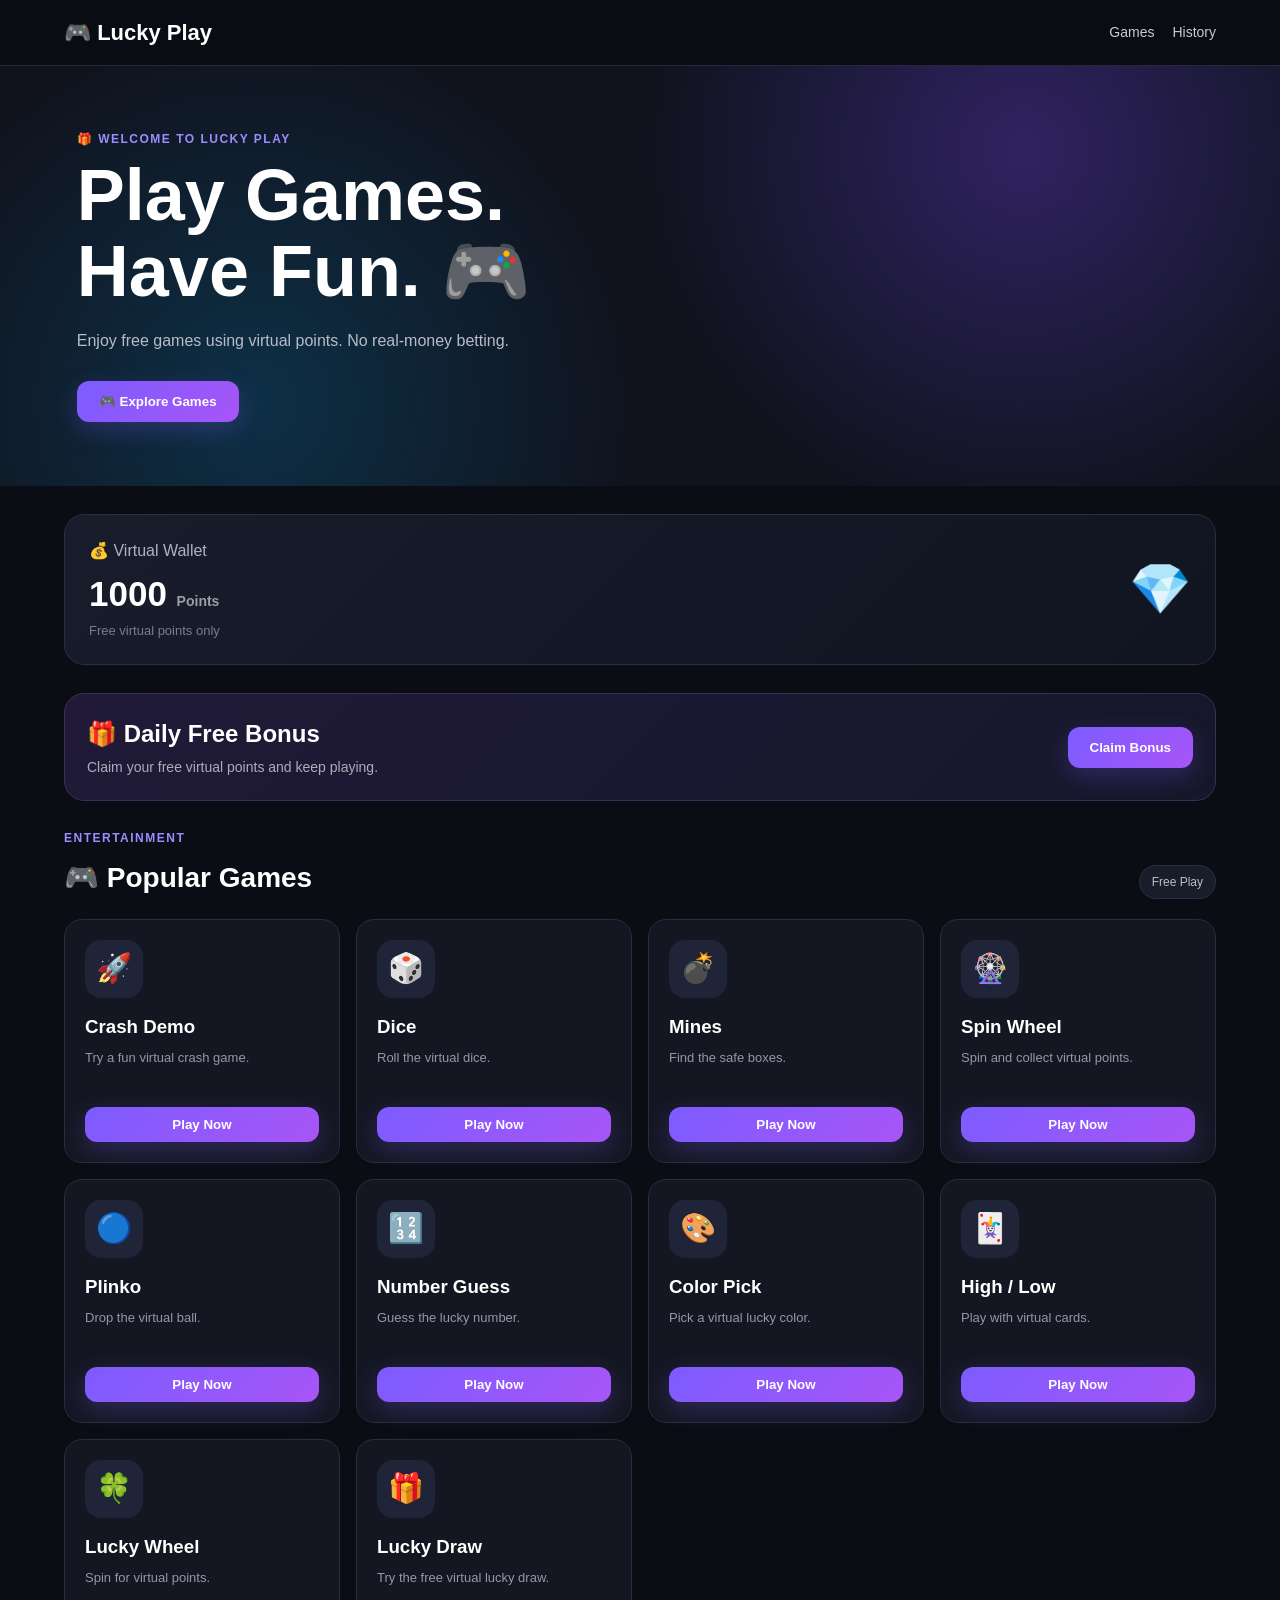
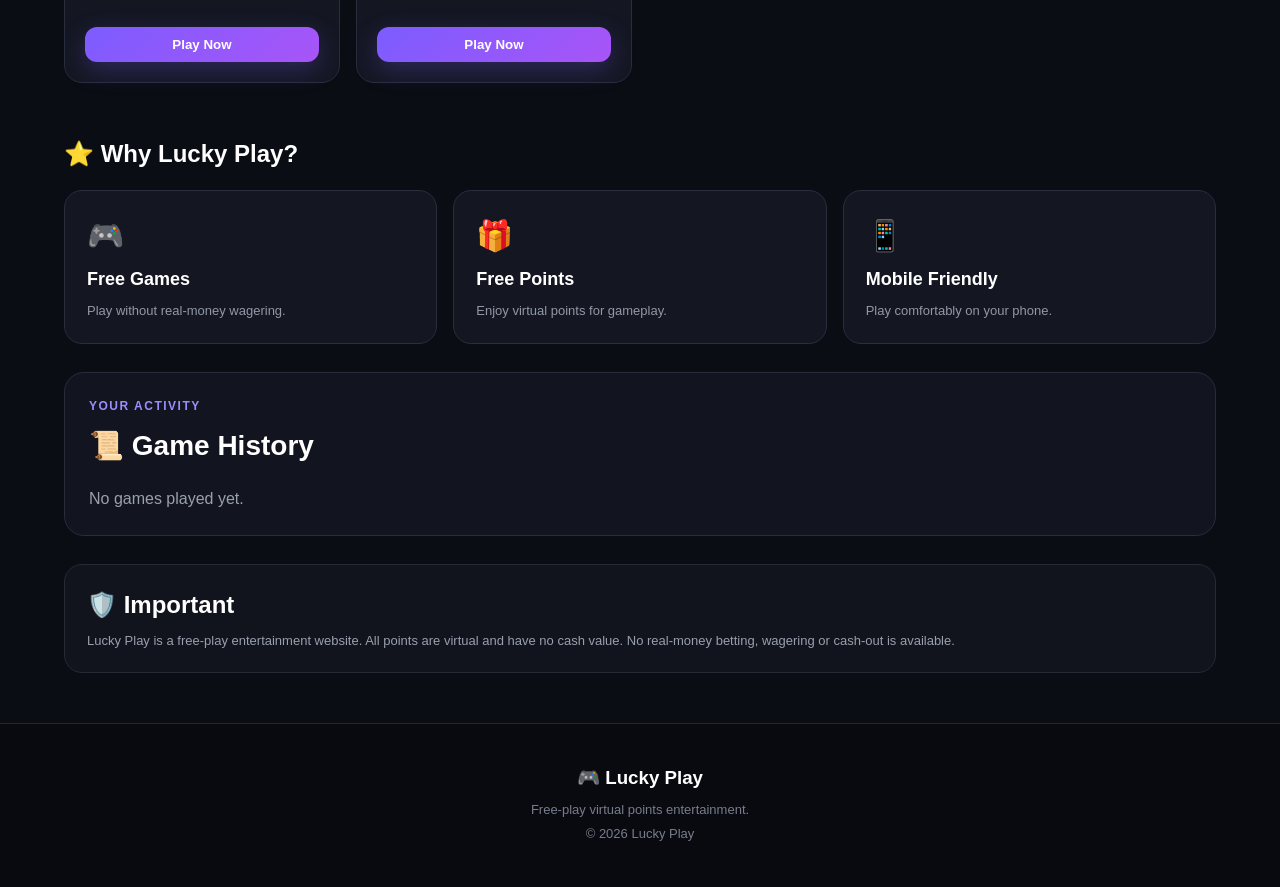
<file: index.html>
<!DOCTYPE html>
<html lang="en">

<head>
    <meta charset="UTF-8">

    <meta name="viewport"
          content="width=device-width, initial-scale=1.0">

    <title>Lucky Play - Free Games</title>

    <meta name="description"
          content="Lucky Play - Free games and virtual points entertainment.">

    <link rel="stylesheet" href="style.css">
</head>

<body>

<header class="top-header">

    <div class="logo">
        🎮 <span>Lucky Play</span>
    </div>

    <div class="header-actions">
        <a href="#games">Games</a>
        <a href="#history">History</a>
    </div>

</header>


<main>

    <!-- HERO -->

    <section class="hero">

        <div class="hero-content">

            <p class="small-title">
                🎁 WELCOME TO LUCKY PLAY
            </p>

            <h1>
                Play Games.<br>
                Have Fun. 🎮
            </h1>

            <p>
                Enjoy free games using virtual points.
                No real-money betting.
            </p>

            <a href="#games">
                <button class="main-button">
                    🎮 Explore Games
                </button>
            </a>

        </div>

    </section>


    <!-- WALLET -->

    <section class="wallet">

        <div>

            <p class="wallet-title">
                💰 Virtual Wallet
            </p>

            <h2>
                <span id="balance">1000</span>
                <small>Points</small>
            </h2>

            <p class="wallet-note">
                Free virtual points only
            </p>

        </div>

        <div class="wallet-icon">
            💎
        </div>

    </section>


    <!-- DAILY BONUS -->

    <section class="bonus">

        <div>

            <h2>🎁 Daily Free Bonus</h2>

            <p>
                Claim your free virtual points and keep playing.
            </p>

        </div>

        <button id="bonusButton">
            Claim Bonus
        </button>

    </section>


    <!-- GAMES -->

    <section class="games" id="games">

        <div class="section-heading">

            <div>
                <p class="small-title">ENTERTAINMENT</p>

                <h2>
                    🎮 Popular Games
                </h2>
            </div>

            <span>
                Free Play
            </span>

        </div>


        <div class="game-list">


            <div class="game-card">

                <div class="game-icon">🚀</div>

                <h3>Crash Demo</h3>

                <p>
                    Try a fun virtual crash game.
                </p>

                <a href="games/crash.html">
                    <button>Play Now</button>
                </a>

            </div>


            <div class="game-card">

                <div class="game-icon">🎲</div>

                <h3>Dice</h3>

                <p>
                    Roll the virtual dice.
                </p>

                <a href="games/dice.html">
                    <button>Play Now</button>
                </a>

            </div>


            <div class="game-card">

                <div class="game-icon">💣</div>

                <h3>Mines</h3>

                <p>
                    Find the safe boxes.
                </p>

                <a href="games/mines.html">
                    <button>Play Now</button>
                </a>

            </div>


            <div class="game-card">

                <div class="game-icon">🎡</div>

                <h3>Spin Wheel</h3>

                <p>
                    Spin and collect virtual points.
                </p>

                <a href="games/spin.html">
                    <button>Play Now</button>
                </a>

            </div>


            <div class="game-card">

                <div class="game-icon">🔵</div>

                <h3>Plinko</h3>

                <p>
                    Drop the virtual ball.
                </p>

                <a href="games/plinko.html">
                    <button>Play Now</button>
                </a>

            </div>


            <div class="game-card">

                <div class="game-icon">🔢</div>

                <h3>Number Guess</h3>

                <p>
                    Guess the lucky number.
                </p>

                <a href="games/number.html">
                    <button>Play Now</button>
                </a>

            </div>


            <div class="game-card">

                <div class="game-icon">🎨</div>

                <h3>Color Pick</h3>

                <p>
                    Pick a virtual lucky color.
                </p>

                <a href="games/color.html">
                    <button>Play Now</button>
                </a>

            </div>


            <div class="game-card">

                <div class="game-icon">🃏</div>

                <h3>High / Low</h3>

                <p>
                    Play with virtual cards.
                </p>

                <a href="games/highlow.html">
                    <button>Play Now</button>
                </a>

            </div>


            <div class="game-card">

                <div class="game-icon">🍀</div>

                <h3>Lucky Wheel</h3>

                <p>
                    Spin for virtual points.
                </p>

                <a href="games/luckywheel.html">
                    <button>Play Now</button>
                </a>

            </div>


            <div class="game-card">

                <div class="game-icon">🎁</div>

                <h3>Lucky Draw</h3>

                <p>
                    Try the free virtual lucky draw.
                </p>

                <a href="games/luckydraw.html">
                    <button>Play Now</button>
                </a>

            </div>


        </div>

    </section>


    <!-- FEATURES -->

    <section class="features">

        <h2>⭐ Why Lucky Play?</h2>

        <div class="feature-list">

            <div class="feature-card">
                🎮
                <h3>Free Games</h3>
                <p>Play without real-money wagering.</p>
            </div>

            <div class="feature-card">
                🎁
                <h3>Free Points</h3>
                <p>Enjoy virtual points for gameplay.</p>
            </div>

            <div class="feature-card">
                📱
                <h3>Mobile Friendly</h3>
                <p>Play comfortably on your phone.</p>
            </div>

        </div>

    </section>


    <!-- HISTORY -->

    <section class="history" id="history">

        <div class="section-heading">

            <div>
                <p class="small-title">YOUR ACTIVITY</p>

                <h2>📜 Game History</h2>
            </div>

        </div>

        <div id="historyList">

            <p>
                No games played yet.
            </p>

        </div>

    </section>


    <!-- SAFETY -->

    <section class="rules">

        <h2>🛡️ Important</h2>

        <p>
            Lucky Play is a free-play entertainment website.
            All points are virtual and have no cash value.
            No real-money betting, wagering or cash-out is available.
        </p>

    </section>

</main>


<footer>

    <h3>🎮 Lucky Play</h3>

    <p>
        Free-play virtual points entertainment.
    </p>

    <p>
        © 2026 Lucky Play
    </p>

</footer>


<script src="app.js"></script>

</body>
                       </html>
</file>
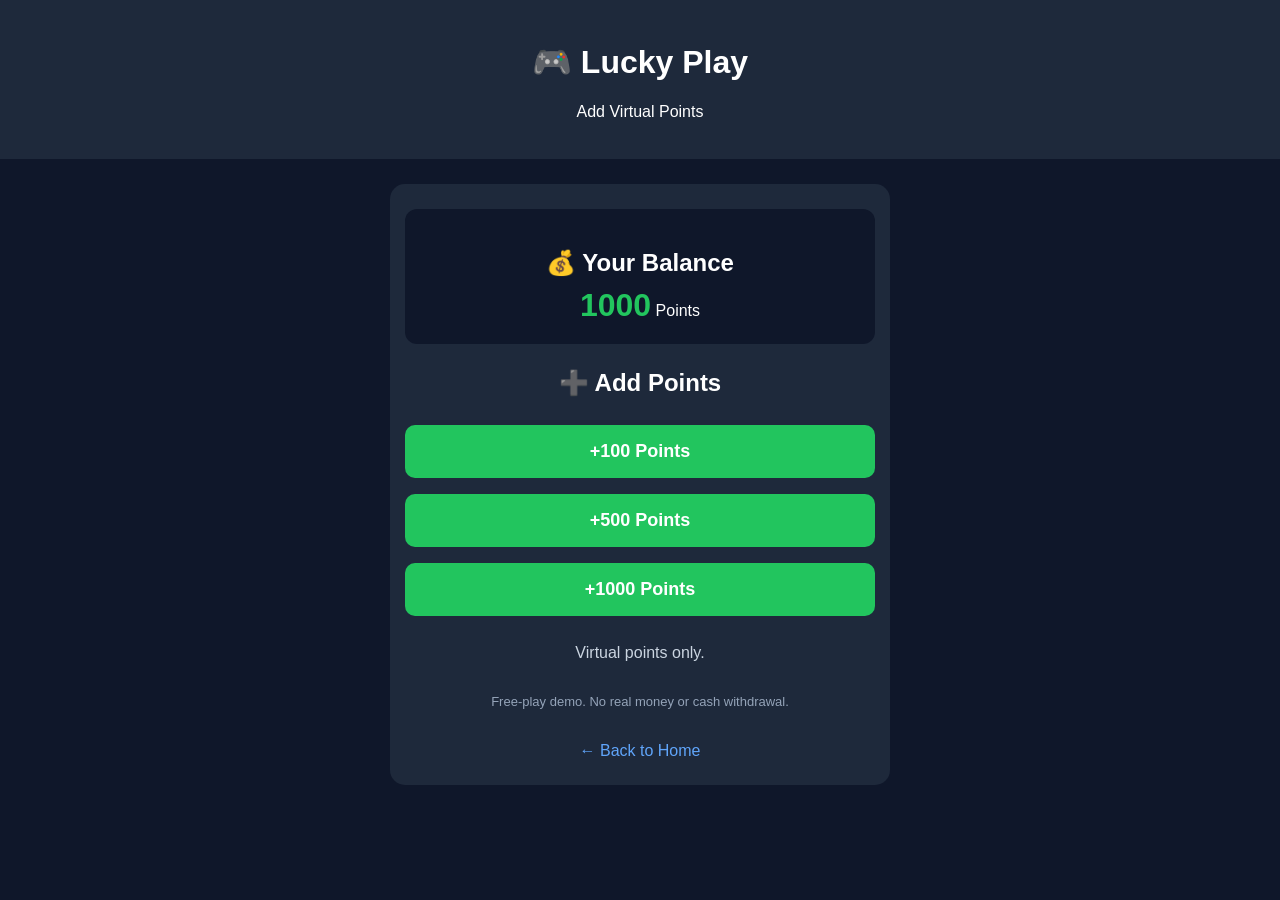
<file: deposit.html>
<!DOCTYPE html>
<html lang="en">

<head>

    <meta charset="UTF-8">

    <meta
        name="viewport"
        content="width=device-width, initial-scale=1.0"
    >

    <title>Add Virtual Points - Lucky Play</title>

    <style>

        * {
            box-sizing: border-box;
        }

        body {
            margin: 0;
            font-family: Arial, sans-serif;
            background: #0f172a;
            color: white;
            text-align: center;
        }

        .top {
            background: #1e293b;
            padding: 22px 15px;
        }

        .game {
            max-width: 500px;
            margin: 25px auto;
            padding: 25px 15px;
            background: #1e293b;
            border-radius: 15px;
        }

        .balance {
            background: #0f172a;
            padding: 20px;
            border-radius: 12px;
            margin-bottom: 25px;
        }

        .balance h2 {
            margin-bottom: 10px;
        }

        #balance {
            font-size: 32px;
            font-weight: bold;
            color: #22c55e;
        }

        .points-button {
            width: 100%;
            padding: 16px;
            margin: 8px 0;
            border: none;
            border-radius: 10px;
            background: #22c55e;
            color: white;
            font-size: 18px;
            font-weight: bold;
            cursor: pointer;
        }

        .points-button:active {
            transform: scale(0.98);
        }

        #message {
            min-height: 30px;
            margin: 20px 0;
            color: #cbd5e1;
        }

        .note {
            font-size: 13px;
            color: #94a3b8;
            margin-top: 20px;
        }

        a {
            display: inline-block;
            margin-top: 20px;
            color: #60a5fa;
            text-decoration: none;
        }

    </style>

</head>


<body>


<div class="top">

    <h1>🎮 Lucky Play</h1>

    <p>
        Add Virtual Points
    </p>

</div>


<div class="game">


    <div class="balance">

        <h2>💰 Your Balance</h2>

        <div>
            <span id="balance">1000</span>
            Points
        </div>

    </div>


    <h2>➕ Add Points</h2>


    <button
        class="points-button"
        onclick="addPoints(100)"
    >
        +100 Points
    </button>


    <button
        class="points-button"
        onclick="addPoints(500)"
    >
        +500 Points
    </button>


    <button
        class="points-button"
        onclick="addPoints(1000)"
    >
        +1000 Points
    </button>


    <div id="message">
        Virtual points only.
    </div>


    <p class="note">
        Free-play demo. No real money or cash withdrawal.
    </p>


    <a href="index.html">
        ← Back to Home
    </a>


</div>


<script>

    function getBalance() {

        return Number(
            localStorage.getItem(
                "luckyPlayBalance"
            )
        ) || 1000;

    }


    function showBalance() {

        document.getElementById(
            "balance"
        ).textContent =
            getBalance();

    }


    function addPoints(points) {

        let balance =
            getBalance();

        balance += points;

        localStorage.setItem(
            "luckyPlayBalance",
            balance
        );

        showBalance();

        document.getElementById(
            "message"
        ).textContent =
            "🎉 +" +
            points +
            " virtual points added!";

    }


    showBalance();

</script>


</body>

</html>
</file>
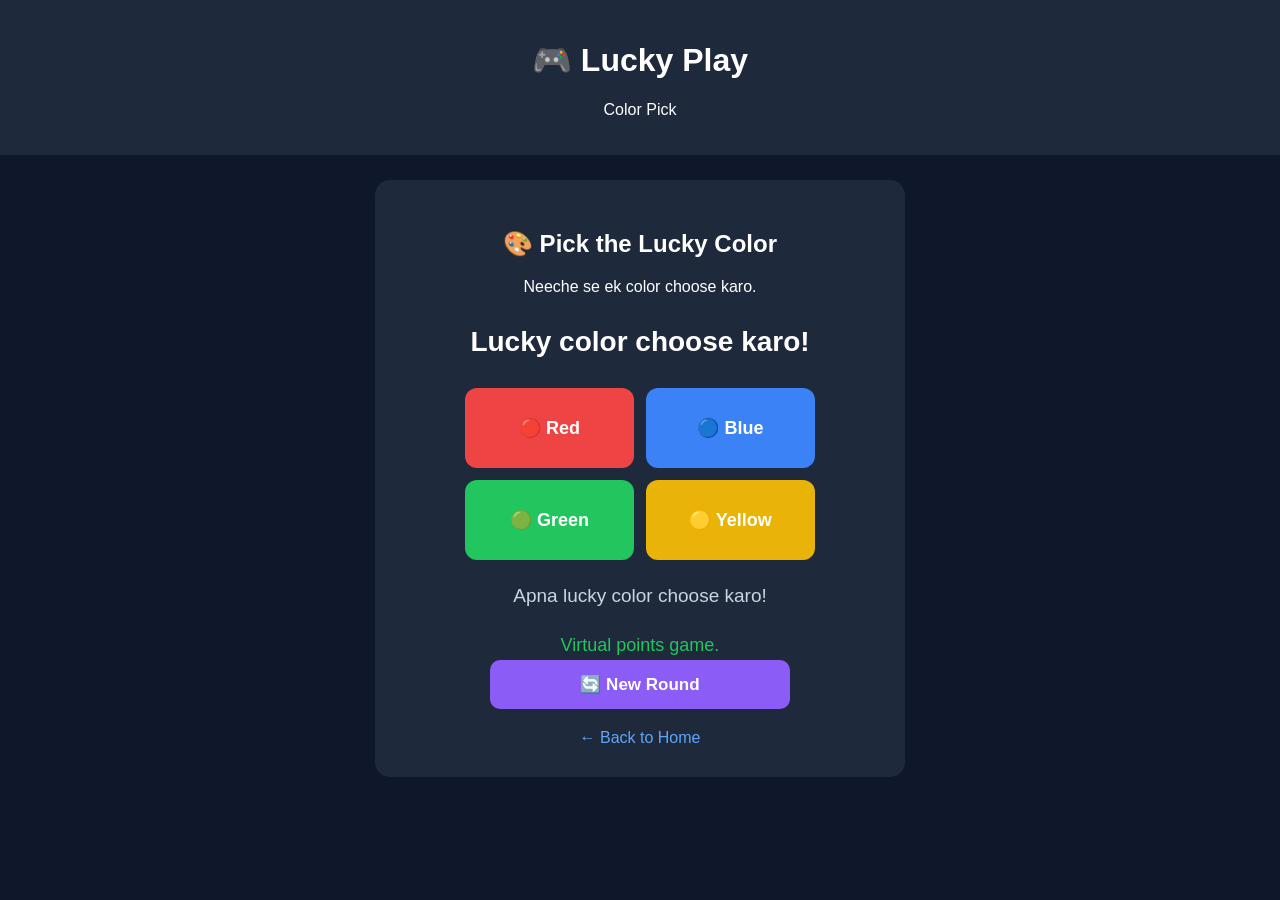
<file: games/color.html>
<!DOCTYPE html>
<html lang="en">

<head>

    <meta charset="UTF-8">

    <meta
        name="viewport"
        content="width=device-width, initial-scale=1.0"
    >

    <title>Color Pick - Lucky Play</title>


    <style>

        body {
            margin: 0;
            font-family: Arial, sans-serif;
            background: #0f172a;
            color: white;
            text-align: center;
        }


        .top {
            background: #1e293b;
            padding: 20px;
        }


        .game {
            margin: 25px auto;
            padding: 30px 15px;
            background: #1e293b;
            border-radius: 15px;
            max-width: 500px;
        }


        #target {
            font-size: 28px;
            font-weight: bold;
            margin: 30px 0;
        }


        .colors {
            display: grid;
            grid-template-columns: repeat(2, 1fr);
            gap: 12px;
            max-width: 350px;
            margin: 25px auto;
        }


        .color-button {
            height: 80px;
            border: none;
            border-radius: 12px;
            cursor: pointer;
            font-size: 18px;
            font-weight: bold;
            color: white;
        }


        .red {
            background: #ef4444;
        }


        .blue {
            background: #3b82f6;
        }


        .green {
            background: #22c55e;
        }


        .yellow {
            background: #eab308;
        }


        #result {
            min-height: 30px;
            font-size: 19px;
            color: #cbd5e1;
            margin: 20px 0;
        }


        #points {
            min-height: 25px;
            color: #22c55e;
            font-size: 18px;
        }


        .new-game {
            width: 100%;
            max-width: 300px;
            padding: 14px;
            border: none;
            border-radius: 10px;
            background: #8b5cf6;
            color: white;
            font-size: 17px;
            font-weight: bold;
            cursor: pointer;
        }


        a {
            display: inline-block;
            margin-top: 20px;
            color: #60a5fa;
            text-decoration: none;
        }

    </style>

</head>


<body>


<div class="top">

    <h1>🎮 Lucky Play</h1>

    <p>
        Color Pick
    </p>

</div>



<div class="game">

    <h2>🎨 Pick the Lucky Color</h2>


    <p>
        Neeche se ek color choose karo.
    </p>


    <div id="target">
        Lucky color choose karo!
    </div>


    <div class="colors">

        <button
            class="color-button red"
            onclick="pickColor('Red')"
        >
            🔴 Red
        </button>


        <button
            class="color-button blue"
            onclick="pickColor('Blue')"
        >
            🔵 Blue
        </button>


        <button
            class="color-button green"
            onclick="pickColor('Green')"
        >
            🟢 Green
        </button>


        <button
            class="color-button yellow"
            onclick="pickColor('Yellow')"
        >
            🟡 Yellow
        </button>

    </div>


    <div id="result">
        Apna color select karo.
    </div>


    <div id="points">
        Virtual points game.
    </div>


    <button
        class="new-game"
        onclick="newGame()"
    >

        🔄 New Round

    </button>


    <br>


    <a href="../index.html">

        ← Back to Home

    </a>

</div>



<script>

    const colors = [
        "Red",
        "Blue",
        "Green",
        "Yellow"
    ];


    let luckyColor;

    let roundOver = false;


    function addPoints(points) {

        let balance =
            Number(
                localStorage.getItem(
                    "luckyPlayBalance"
                )
            ) || 1000;


        balance += points;


        localStorage.setItem(
            "luckyPlayBalance",
            balance
        );

    }


    function newGame() {

        const randomIndex =
            Math.floor(
                Math.random() *
                colors.length
            );


        luckyColor =
            colors[randomIndex];


        roundOver = false;


        document.getElementById(
            "result"
        ).textContent =
            "Apna lucky color choose karo!";


        document.getElementById(
            "points"
        ).textContent =
            "Virtual points game.";

    }


    function pickColor(selectedColor) {

        if (roundOver) {
            return;
        }


        let points;


        if (
            selectedColor === luckyColor
        ) {

            points = 40;


            document.getElementById(
                "result"
            ).textContent =
                "🎉 Sahi! " +
                selectedColor +
                " lucky color tha.";

        }
        else {

            points = 10;


            document.getElementById(
                "result"
            ).textContent =
                "🙂 Is baar match nahi hua. Lucky color " +
                luckyColor +
                " tha.";

        }


        addPoints(points);


        document.getElementById(
            "points"
        ).textContent =
            "+" +
            points +
            " virtual points added!";


        roundOver = true;

    }


    newGame();

</script>


</body>

</html>
</file>
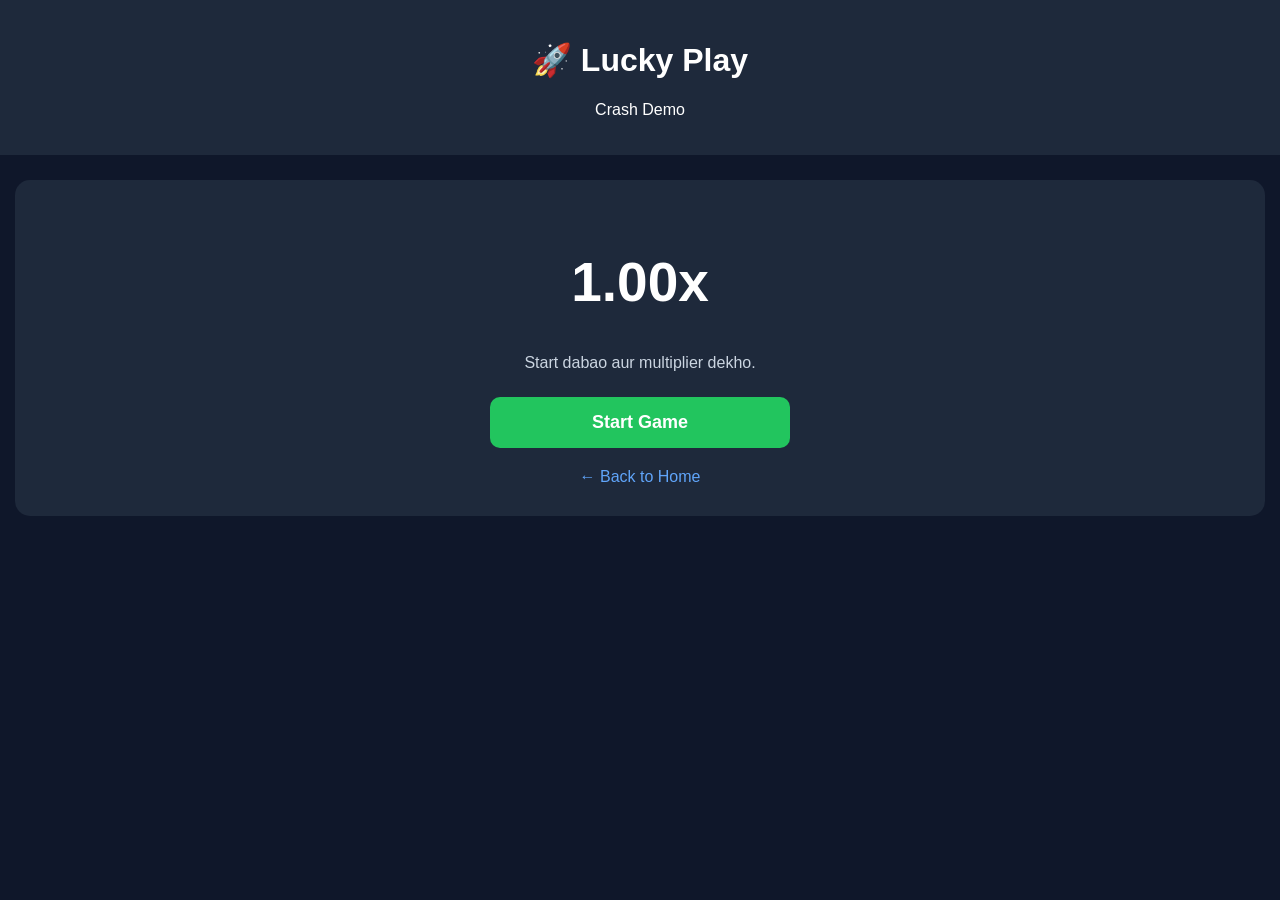
<file: games/crash.html>
<!DOCTYPE html>
<html lang="en">
<head>
    <meta charset="UTF-8">
    <meta name="viewport" content="width=device-width, initial-scale=1.0">

    <title>Crash Demo - Lucky Play</title>

    <style>
        body {
            margin: 0;
            font-family: Arial, sans-serif;
            background: #0f172a;
            color: white;
            text-align: center;
        }

        .top {
            background: #1e293b;
            padding: 20px;
        }

        .game {
            margin: 25px 15px;
            padding: 30px 15px;
            background: #1e293b;
            border-radius: 15px;
        }

        #multiplier {
            font-size: 55px;
            font-weight: bold;
            margin: 40px 0;
        }

        #status {
            color: #cbd5e1;
            margin-bottom: 25px;
        }

        button {
            width: 100%;
            max-width: 300px;
            padding: 15px;
            border: none;
            border-radius: 10px;
            background: #22c55e;
            color: white;
            font-size: 18px;
            font-weight: bold;
        }

        button:disabled {
            background: #475569;
        }

        a {
            display: inline-block;
            margin-top: 20px;
            color: #60a5fa;
            text-decoration: none;
        }
    </style>
</head>

<body>

    <div class="top">
        <h1>🚀 Lucky Play</h1>
        <p>Crash Demo</p>
    </div>

    <div class="game">

        <div id="multiplier">1.00x</div>

        <p id="status">
            Start dabao aur multiplier dekho.
        </p>

        <button id="startButton" onclick="startGame()">
            Start Game
        </button>

        <br>

        <a href="../index.html">
            ← Back to Home
        </a>

    </div>

    <script>

        let multiplier = 1.00;
        let running = false;
        let timer;

        function startGame() {

            if (running) {
                return;
            }

            running = true;

            multiplier = 1.00;

            document.getElementById("multiplier").textContent =
                multiplier.toFixed(2) + "x";

            document.getElementById("status").textContent =
                "Game chal raha hai...";

            document.getElementById("startButton").disabled = true;

            timer = setInterval(function() {

                multiplier += 0.05;

                document.getElementById("multiplier").textContent =
                    multiplier.toFixed(2) + "x";

                // Demo round automatically ends
                if (multiplier >= 5.00) {

                    clearInterval(timer);

                    running = false;

                    document.getElementById("status").textContent =
                        "Round complete!";

                    document.getElementById("startButton").disabled = false;
                }

            }, 100);

        }

    </script>

</body>
</html>
</file>
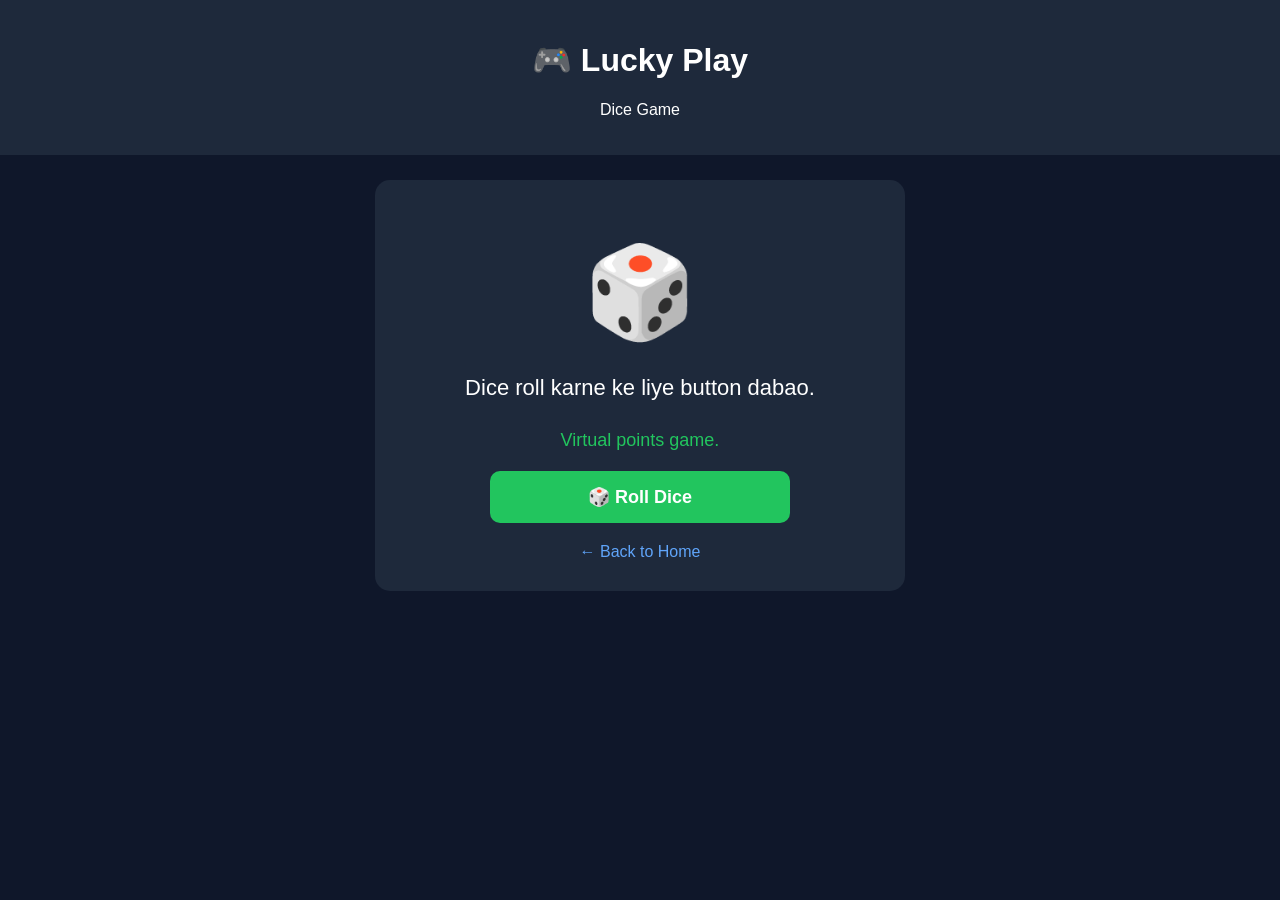
<file: games/dice.html>
<!DOCTYPE html>
<html lang="en">

<head>

    <meta charset="UTF-8">

    <meta
        name="viewport"
        content="width=device-width, initial-scale=1.0"
    >

    <title>Dice - Lucky Play</title>

    <style>

        body {
            margin: 0;
            font-family: Arial, sans-serif;
            background: #0f172a;
            color: white;
            text-align: center;
        }

        .top {
            background: #1e293b;
            padding: 20px;
        }

        .game {
            margin: 25px auto;
            padding: 30px 15px;
            background: #1e293b;
            border-radius: 15px;
            max-width: 500px;
        }

        #dice {
            font-size: 90px;
            margin: 30px 0;
        }

        #result {
            font-size: 22px;
            margin-bottom: 25px;
            min-height: 30px;
        }

        #points {
            color: #22c55e;
            font-size: 18px;
            margin-bottom: 20px;
        }

        button {
            width: 100%;
            max-width: 300px;
            padding: 15px;
            border: none;
            border-radius: 10px;
            background: #22c55e;
            color: white;
            font-size: 18px;
            font-weight: bold;
            cursor: pointer;
        }

        button:disabled {
            background: #475569;
        }

        a {
            display: inline-block;
            margin-top: 20px;
            color: #60a5fa;
            text-decoration: none;
        }

    </style>

</head>


<body>


<div class="top">

    <h1>🎮 Lucky Play</h1>

    <p>
        Dice Game
    </p>

</div>



<div class="game">

    <div id="dice">
        🎲
    </div>


    <div id="result">
        Dice roll karne ke liye button dabao.
    </div>


    <div id="points">
        Virtual points game.
    </div>


    <button
        onclick="rollDice()"
        id="rollButton"
    >

        🎲 Roll Dice

    </button>


    <br>


    <a href="../index.html">

        ← Back to Home

    </a>

</div>



<script>

    function addPoints(points) {

        let balance =
            Number(
                localStorage.getItem(
                    "luckyPlayBalance"
                )
            ) || 1000;


        balance += points;


        localStorage.setItem(
            "luckyPlayBalance",
            balance
        );

    }


    function rollDice() {

        const button =
            document.getElementById(
                "rollButton"
            );


        button.disabled = true;


        const number =
            Math.floor(
                Math.random() * 6
            ) + 1;


        const diceFaces = [

            "⚀",
            "⚁",
            "⚂",
            "⚃",
            "⚄",
            "⚅"

        ];


        document.getElementById(
            "dice"
        ).textContent =
            diceFaces[number - 1];


        document.getElementById(
            "result"
        ).textContent =
            "Aapka number: " + number;


        const points =
            number * 10;


        addPoints(points);


        document.getElementById(
            "points"
        ).textContent =
            "🎉 +" +
            points +
            " virtual points added!";


        setTimeout(function() {

            button.disabled = false;

        }, 800);

    }

</script>


</body>

</html>
</file>
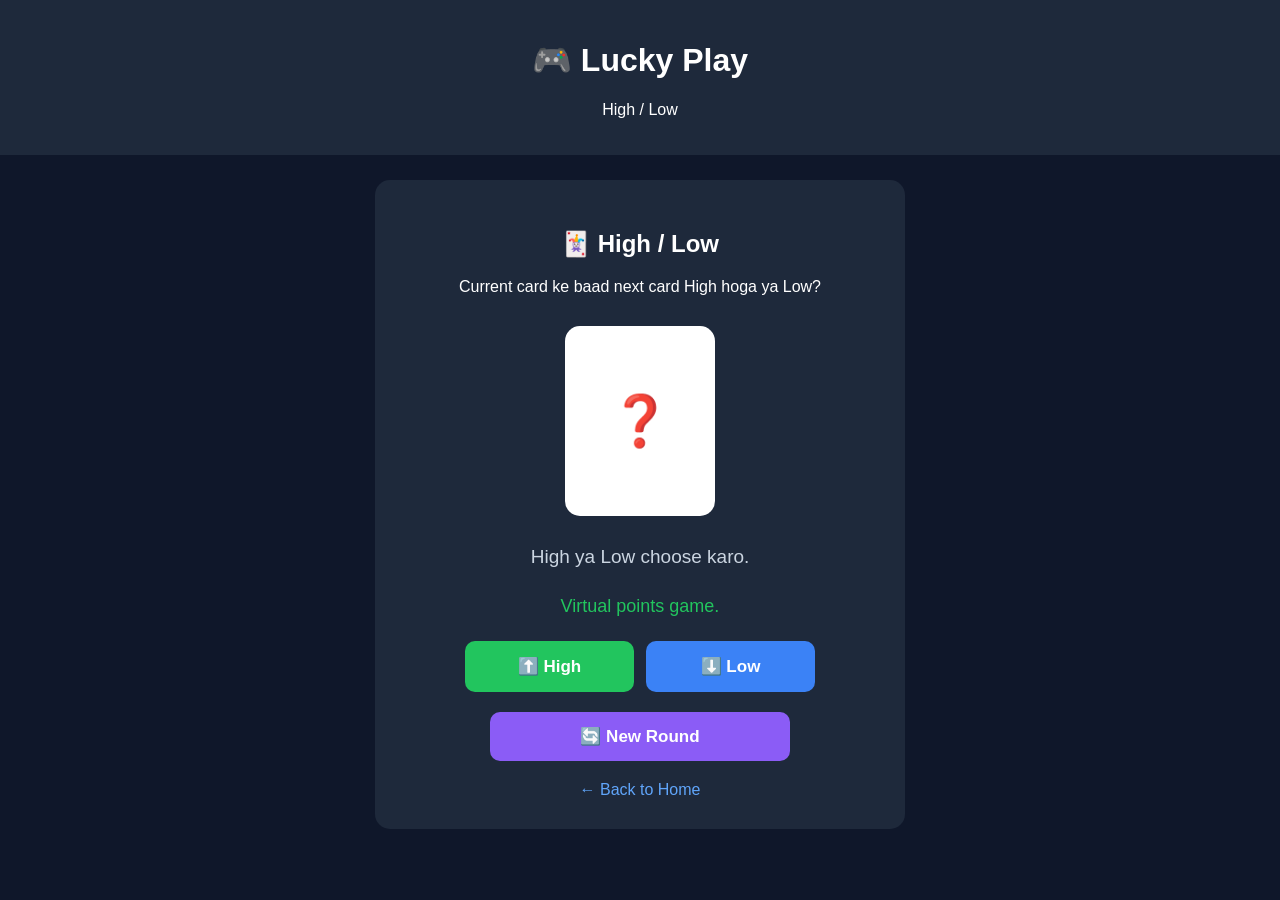
<file: games/highlow.html>
<!DOCTYPE html>
<html lang="en">

<head>

    <meta charset="UTF-8">

    <meta
        name="viewport"
        content="width=device-width, initial-scale=1.0"
    >

    <title>High Low - Lucky Play</title>


    <style>

        body {
            margin: 0;
            font-family: Arial, sans-serif;
            background: #0f172a;
            color: white;
            text-align: center;
        }


        .top {
            background: #1e293b;
            padding: 20px;
        }


        .game {
            margin: 25px auto;
            padding: 30px 15px;
            background: #1e293b;
            border-radius: 15px;
            max-width: 500px;
        }


        #card {
            width: 150px;
            height: 190px;
            margin: 30px auto;
            background: white;
            color: #0f172a;
            border-radius: 15px;
            display: flex;
            align-items: center;
            justify-content: center;
            font-size: 50px;
            font-weight: bold;
        }


        #result {
            min-height: 30px;
            color: #cbd5e1;
            font-size: 19px;
            margin: 20px 0;
        }


        #points {
            min-height: 25px;
            color: #22c55e;
            font-size: 18px;
            margin-bottom: 15px;
        }


        .buttons {
            display: flex;
            gap: 12px;
            justify-content: center;
            margin: 20px auto;
            max-width: 350px;
        }


        .choice {
            flex: 1;
            padding: 15px 10px;
            border: none;
            border-radius: 10px;
            color: white;
            font-size: 17px;
            font-weight: bold;
            cursor: pointer;
        }


        .high {
            background: #22c55e;
        }


        .low {
            background: #3b82f6;
        }


        .choice:disabled {
            background: #475569;
            cursor: not-allowed;
        }


        .new-game {
            width: 100%;
            max-width: 300px;
            padding: 14px;
            border: none;
            border-radius: 10px;
            background: #8b5cf6;
            color: white;
            font-size: 17px;
            font-weight: bold;
            cursor: pointer;
        }


        a {
            display: inline-block;
            margin-top: 20px;
            color: #60a5fa;
            text-decoration: none;
        }

    </style>

</head>


<body>


<div class="top">

    <h1>🎮 Lucky Play</h1>

    <p>
        High / Low
    </p>

</div>



<div class="game">

    <h2>🃏 High / Low</h2>


    <p>
        Current card ke baad next card High hoga ya Low?
    </p>


    <div id="card">
        ?
    </div>


    <div id="result">
        High ya Low choose karo.
    </div>


    <div id="points">
        Virtual points game.
    </div>


    <div class="buttons">

        <button
            class="choice high"
            id="highButton"
            onclick="makeGuess('High')"
        >

            ⬆️ High

        </button>


        <button
            class="choice low"
            id="lowButton"
            onclick="makeGuess('Low')"
        >

            ⬇️ Low

        </button>

    </div>


    <button
        class="new-game"
        onclick="newGame()"
    >

        🔄 New Round

    </button>


    <br>


    <a href="../index.html">

        ← Back to Home

    </a>

</div>



<script>

    let currentCard;

    let roundOver = false;


    function addPoints(points) {

        let balance =
            Number(
                localStorage.getItem(
                    "luckyPlayBalance"
                )
            ) || 1000;


        balance += points;


        localStorage.setItem(
            "luckyPlayBalance",
            balance
        );

    }


    function randomCard() {

        return Math.floor(
            Math.random() * 13
        ) + 1;

    }


    function showCard(number) {

        const card =
            document.getElementById(
                "card"
            );


        let symbol = "";


        if (number === 1) {

            symbol = "A";

        }
        else if (number === 11) {

            symbol = "J";

        }
        else if (number === 12) {

            symbol = "Q";

        }
        else if (number === 13) {

            symbol = "K";

        }
        else {

            symbol = number;

        }


        card.textContent = symbol;

    }


    function newGame() {

        currentCard =
            randomCard();


        roundOver = false;


        document.getElementById(
            "card"
        ).textContent =
            "❓";


        document.getElementById(
            "result"
        ).textContent =
            "High ya Low choose karo.";


        document.getElementById(
            "points"
        ).textContent =
            "Virtual points game.";


        document.getElementById(
            "highButton"
        ).disabled =
            false;


        document.getElementById(
            "lowButton"
        ).disabled =
            false;

    }


    function makeGuess(choice) {

        if (roundOver) {
            return;
        }


        const nextCard =
            randomCard();


        showCard(nextCard);


        let actualResult;


        if (
            nextCard > currentCard
        ) {

            actualResult = "High";

        }
        else if (
            nextCard < currentCard
        ) {

            actualResult = "Low";

        }
        else {

            actualResult = "Same";

        }


        let points = 0;


        if (
            actualResult === "Same"
        ) {

            points = 10;


            document.getElementById(
                "result"
            ).textContent =
                "🤝 Same card! Current aur next card same tha.";

        }
        else if (
            choice === actualResult
        ) {

            points = 30;


            document.getElementById(
                "result"
            ).textContent =
                "🎉 Sahi guess! Next card " +
                actualResult +
                " tha.";

        }
        else {

            points = 5;


            document.getElementById(
                "result"
            ).textContent =
                "🙂 Is baar match nahi hua. Next card " +
                actualResult +
                " tha.";

        }


        addPoints(points);


        document.getElementById(
            "points"
        ).textContent =
            "+" +
            points +
            " virtual points added!";


        roundOver = true;


        document.getElementById(
            "highButton"
        ).disabled =
            true;


        document.getElementById(
            "lowButton"
        ).disabled =
            true;

    }


    newGame();

</script>


</body>

</html>
</file>
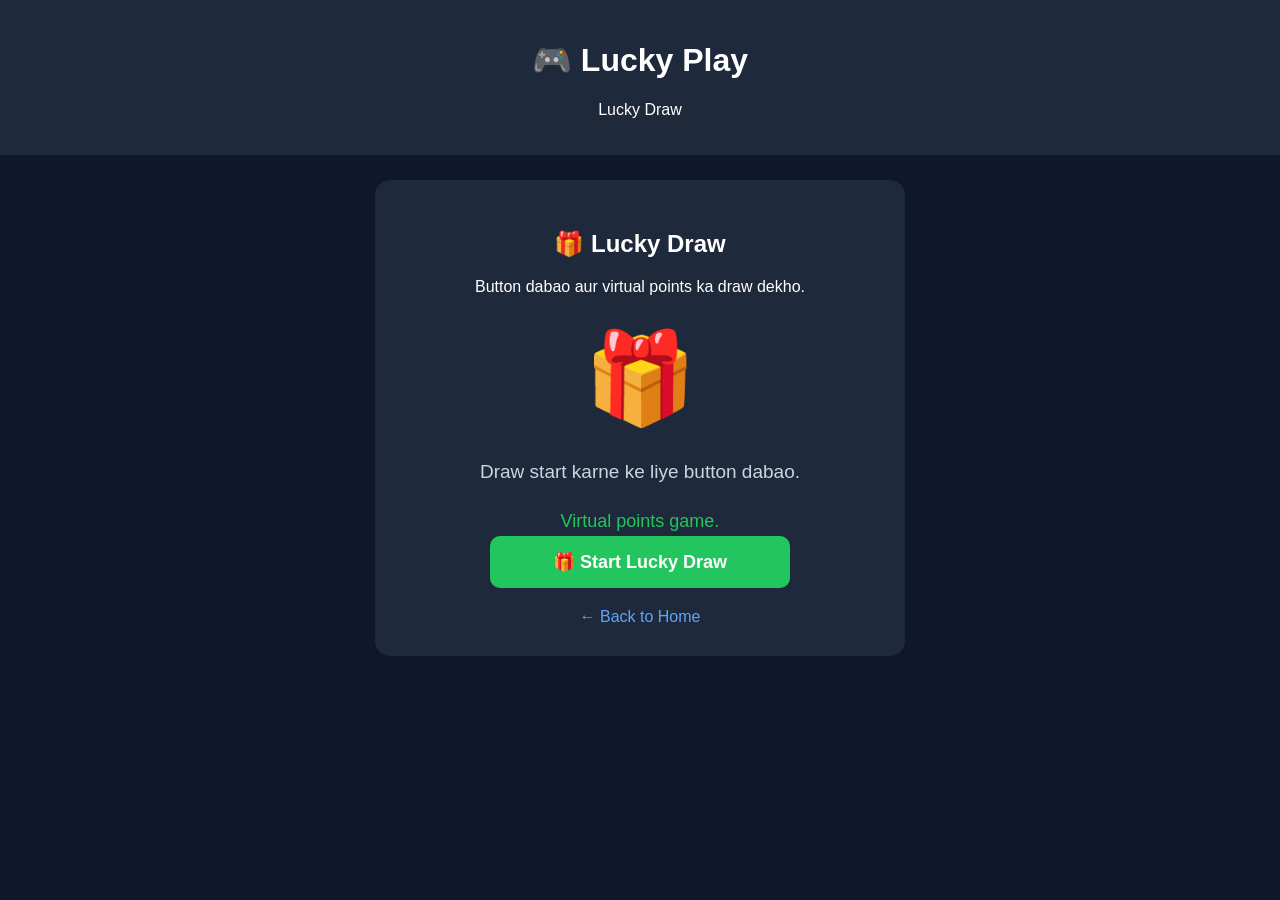
<file: games/luckydraw.html>
<!DOCTYPE html>
<html lang="en">

<head>

    <meta charset="UTF-8">

    <meta
        name="viewport"
        content="width=device-width, initial-scale=1.0"
    >

    <title>Lucky Draw - Lucky Play</title>


    <style>

        body {
            margin: 0;
            font-family: Arial, sans-serif;
            background: #0f172a;
            color: white;
            text-align: center;
        }


        .top {
            background: #1e293b;
            padding: 20px;
        }


        .game {
            margin: 25px auto;
            padding: 30px 15px;
            background: #1e293b;
            border-radius: 15px;
            max-width: 500px;
        }


        #box {
            font-size: 90px;
            margin: 30px 0;
        }


        #result {
            min-height: 30px;
            color: #cbd5e1;
            font-size: 19px;
            margin: 20px 0;
        }


        #points {
            min-height: 25px;
            color: #22c55e;
            font-size: 18px;
        }


        button {
            width: 100%;
            max-width: 300px;
            padding: 15px;
            border: none;
            border-radius: 10px;
            background: #22c55e;
            color: white;
            font-size: 18px;
            font-weight: bold;
            cursor: pointer;
        }


        button:disabled {
            background: #475569;
            cursor: not-allowed;
        }


        a {
            display: inline-block;
            margin-top: 20px;
            color: #60a5fa;
            text-decoration: none;
        }

    </style>

</head>


<body>


<div class="top">

    <h1>🎮 Lucky Play</h1>

    <p>
        Lucky Draw
    </p>

</div>



<div class="game">

    <h2>🎁 Lucky Draw</h2>


    <p>
        Button dabao aur virtual points ka draw dekho.
    </p>


    <div id="box">
        🎁
    </div>


    <div id="result">
        Draw start karne ke liye button dabao.
    </div>


    <div id="points">
        Virtual points game.
    </div>


    <button
        id="drawButton"
        onclick="startDraw()"
    >

        🎁 Start Lucky Draw

    </button>


    <br>


    <a href="../index.html">

        ← Back to Home

    </a>

</div>



<script>

    let drawing = false;


    function addPoints(points) {

        let balance =
            Number(
                localStorage.getItem(
                    "luckyPlayBalance"
                )
            ) || 1000;


        balance += points;


        localStorage.setItem(
            "luckyPlayBalance",
            balance
        );

    }


    function startDraw() {

        if (drawing) {
            return;
        }


        drawing = true;


        const button =
            document.getElementById(
                "drawButton"
            );


        const box =
            document.getElementById(
                "box"
            );


        const result =
            document.getElementById(
                "result"
            );


        const pointsDisplay =
            document.getElementById(
                "points"
            );


        button.disabled = true;


        result.textContent =
            "🎁 Draw chal raha hai...";


        pointsDisplay.textContent =
            "Please wait...";


        let count = 0;


        const animation =
            setInterval(function() {

                const emojis = [
                    "🎁",
                    "🎉",
                    "✨",
                    "🎁"
                ];


                box.textContent =
                    emojis[
                        count %
                        emojis.length
                    ];


                count++;


                if (count >= 12) {

                    clearInterval(
                        animation
                    );


                    const points =
                        Math.floor(
                            Math.random() * 91
                        ) + 10;


                    addPoints(points);


                    box.textContent =
                        "🎉";


                    result.textContent =
                        "🎊 Draw complete!";


                    pointsDisplay.textContent =
                        "+" +
                        points +
                        " virtual points added!";


                    button.disabled =
                        false;


                    drawing = false;

                }

            }, 150);

    }

</script>


</body>

</html>
</file>
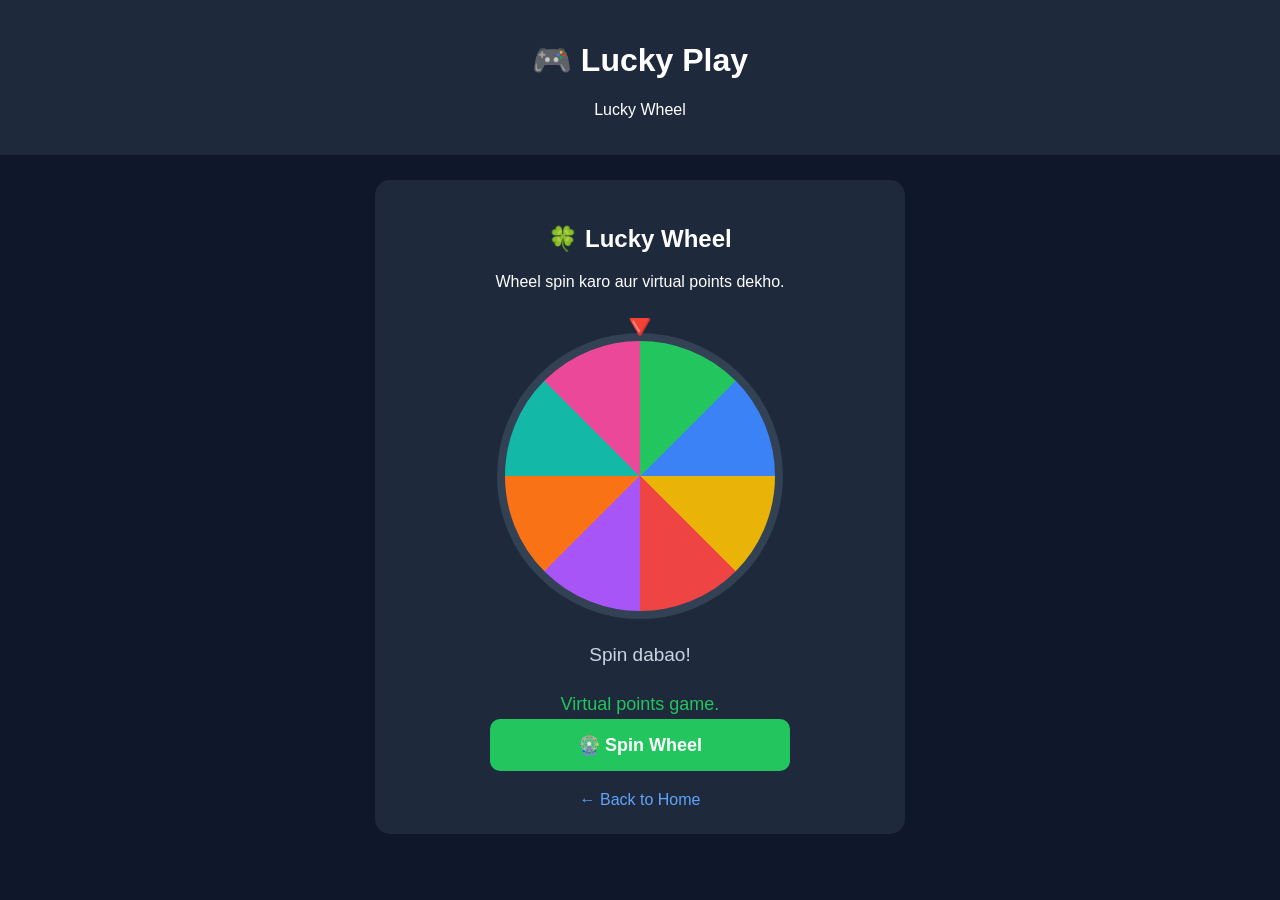
<file: games/luckywheel.html>
<!DOCTYPE html>
<html lang="en">

<head>

    <meta charset="UTF-8">

    <meta
        name="viewport"
        content="width=device-width, initial-scale=1.0"
    >

    <title>Lucky Wheel - Lucky Play</title>


    <style>

        body {
            margin: 0;
            font-family: Arial, sans-serif;
            background: #0f172a;
            color: white;
            text-align: center;
        }


        .top {
            background: #1e293b;
            padding: 20px;
        }


        .game {
            margin: 25px auto;
            padding: 25px 15px;
            background: #1e293b;
            border-radius: 15px;
            max-width: 500px;
        }


        #pointer {
            font-size: 35px;
            position: relative;
            z-index: 2;
            margin-bottom: -15px;
        }


        #wheel {
            width: 270px;
            height: 270px;
            margin: 0 auto 25px;
            border-radius: 50%;
            border: 8px solid #334155;

            background: conic-gradient(
                #22c55e 0deg 45deg,
                #3b82f6 45deg 90deg,
                #eab308 90deg 135deg,
                #ef4444 135deg 180deg,
                #a855f7 180deg 225deg,
                #f97316 225deg 270deg,
                #14b8a6 270deg 315deg,
                #ec4899 315deg 360deg
            );

            transition: transform 4s ease-out;
        }


        #result {
            min-height: 30px;
            color: #cbd5e1;
            font-size: 19px;
            margin: 20px 0;
        }


        #points {
            min-height: 25px;
            color: #22c55e;
            font-size: 18px;
        }


        #spinButton {
            width: 100%;
            max-width: 300px;
            padding: 15px;
            border: none;
            border-radius: 10px;
            background: #22c55e;
            color: white;
            font-size: 18px;
            font-weight: bold;
            cursor: pointer;
        }


        #spinButton:disabled {
            background: #475569;
            cursor: not-allowed;
        }


        a {
            display: inline-block;
            margin-top: 20px;
            color: #60a5fa;
            text-decoration: none;
        }

    </style>

</head>


<body>


<div class="top">

    <h1>🎮 Lucky Play</h1>

    <p>
        Lucky Wheel
    </p>

</div>



<div class="game">

    <h2>🍀 Lucky Wheel</h2>


    <p>
        Wheel spin karo aur virtual points dekho.
    </p>


    <div id="pointer">
        🔻
    </div>


    <div id="wheel"></div>


    <div id="result">
        Spin dabao!
    </div>


    <div id="points">
        Virtual points game.
    </div>


    <button
        id="spinButton"
        onclick="spinWheel()"
    >

        🎡 Spin Wheel

    </button>


    <br>


    <a href="../index.html">

        ← Back to Home

    </a>

</div>



<script>

    let rotation = 0;

    let spinning = false;


    function addPoints(points) {

        let balance =
            Number(
                localStorage.getItem(
                    "luckyPlayBalance"
                )
            ) || 1000;


        balance += points;


        localStorage.setItem(
            "luckyPlayBalance",
            balance
        );

    }


    function spinWheel() {

        if (spinning) {
            return;
        }


        spinning = true;


        document.getElementById(
            "spinButton"
        ).disabled = true;


        document.getElementById(
            "result"
        ).textContent =
            "🎡 Wheel ghoom raha hai...";


        document.getElementById(
            "points"
        ).textContent =
            "Please wait...";


        const extraRotation =
            1440 +
            Math.floor(
                Math.random() * 720
            );


        rotation += extraRotation;


        document.getElementById(
            "wheel"
        ).style.transform =
            "rotate(" +
            rotation +
            "deg)";


        setTimeout(function() {

            const points =
                Math.floor(
                    Math.random() * 91
                ) + 10;


            addPoints(points);


            document.getElementById(
                "result"
            ).textContent =
                "🎉 Wheel spin complete!";


            document.getElementById(
                "points"
            ).textContent =
                "+" +
                points +
                " virtual points added!";


            document.getElementById(
                "spinButton"
            ).disabled = false;


            spinning = false;

        }, 4000);

    }

</script>


</body>

</html>
</file>
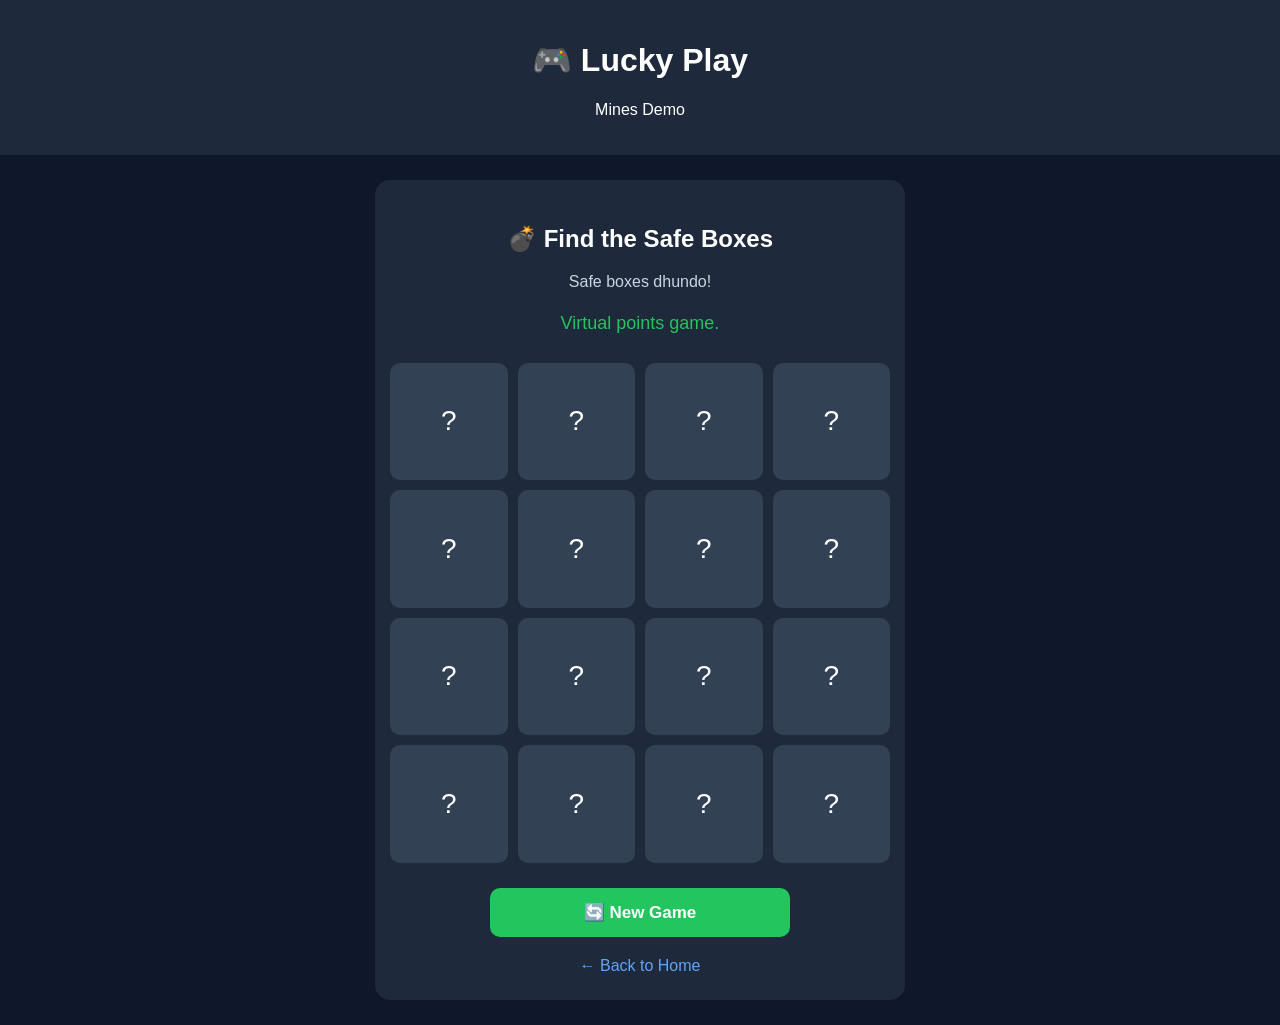
<file: games/mines.html>
<!DOCTYPE html>

<html lang="en">

<head>

    <meta charset="UTF-8">

    <meta
        name="viewport"
        content="width=device-width, initial-scale=1.0"
    >

    <title>Mines - Lucky Play</title>


    <style>

        body {
            margin: 0;
            font-family: Arial, sans-serif;
            background: #0f172a;
            color: white;
            text-align: center;
        }


        .top {
            background: #1e293b;
            padding: 20px;
        }


        .game {
            margin: 25px auto;
            padding: 25px 15px;
            background: #1e293b;
            border-radius: 15px;
            max-width: 500px;
        }


        .grid {
            display: grid;
            grid-template-columns: repeat(4, 1fr);
            gap: 10px;
            margin: 25px 0;
        }


        .box {
            aspect-ratio: 1;
            border: none;
            border-radius: 10px;
            background: #334155;
            color: white;
            font-size: 28px;
            cursor: pointer;
        }


        .box.open {
            background: #22c55e;
        }


        .box.mine {
            background: #ef4444;
        }


        #status {
            color: #cbd5e1;
            margin: 15px 0;
            min-height: 25px;
        }


        #points {
            color: #22c55e;
            font-size: 18px;
            min-height: 25px;
        }


        .restart {
            width: 100%;
            max-width: 300px;
            padding: 14px;
            border: none;
            border-radius: 10px;
            background: #22c55e;
            color: white;
            font-size: 17px;
            font-weight: bold;
            cursor: pointer;
        }


        a {
            display: inline-block;
            margin-top: 20px;
            color: #60a5fa;
            text-decoration: none;
        }

    </style>

</head>


<body>


<div class="top">

    <h1>🎮 Lucky Play</h1>

    <p>
        Mines Demo
    </p>

</div>



<div class="game">

    <h2>💣 Find the Safe Boxes</h2>


    <p id="status">
        Kisi bhi box ko open karo.
    </p>


    <div id="points">
        Virtual points game.
    </div>


    <div
        class="grid"
        id="grid"
    ></div>


    <button
        class="restart"
        onclick="startGame()"
    >

        🔄 New Game

    </button>


    <br>


    <a href="../index.html">

        ← Back to Home

    </a>

</div>



<script>

    const totalBoxes = 16;

    const mineCount = 4;

    let mines = [];

    let gameOver = false;


    function addPoints(points) {

        let balance =
            Number(
                localStorage.getItem(
                    "luckyPlayBalance"
                )
            ) || 1000;


        balance += points;


        localStorage.setItem(
            "luckyPlayBalance",
            balance
        );

    }


    function startGame() {

        mines = [];

        gameOver = false;


        const grid =
            document.getElementById(
                "grid"
            );


        grid.innerHTML = "";


        while (
            mines.length < mineCount
        ) {

            const random =
                Math.floor(
                    Math.random() * totalBoxes
                );


            if (
                !mines.includes(random)
            ) {

                mines.push(random);

            }

        }


        document.getElementById(
            "status"
        ).textContent =
            "Safe boxes dhundo!";


        document.getElementById(
            "points"
        ).textContent =
            "Virtual points game.";


        for (
            let i = 0;
            i < totalBoxes;
            i++
        ) {

            const box =
                document.createElement(
                    "button"
                );


            box.className = "box";

            box.textContent = "?";


            box.onclick = function() {

                openBox(i, box);

            };


            grid.appendChild(box);

        }

    }


    function openBox(index, box) {

        if (
            gameOver ||
            box.classList.contains("open")
        ) {

            return;

        }


        if (
            mines.includes(index)
        ) {

            box.textContent = "💣";

            box.classList.add("mine");

            gameOver = true;


            document.getElementById(
                "status"
            ).textContent =
                "💣 Boom! Demo round khatam.";


            document.getElementById(
                "points"
            ).textContent =
                "Is round me points nahi mile.";


            return;

        }


        box.textContent = "💎";

        box.classList.add("open");


        const points = 10;


        addPoints(points);


        document.getElementById(
            "status"
        ).textContent =
            "🎉 Safe! Ek aur box try karo.";


        document.getElementById(
            "points"
        ).textContent =
            "+" +
            points +
            " virtual points added!";

    }


    startGame();

</script>


</body>

</html>
</file>
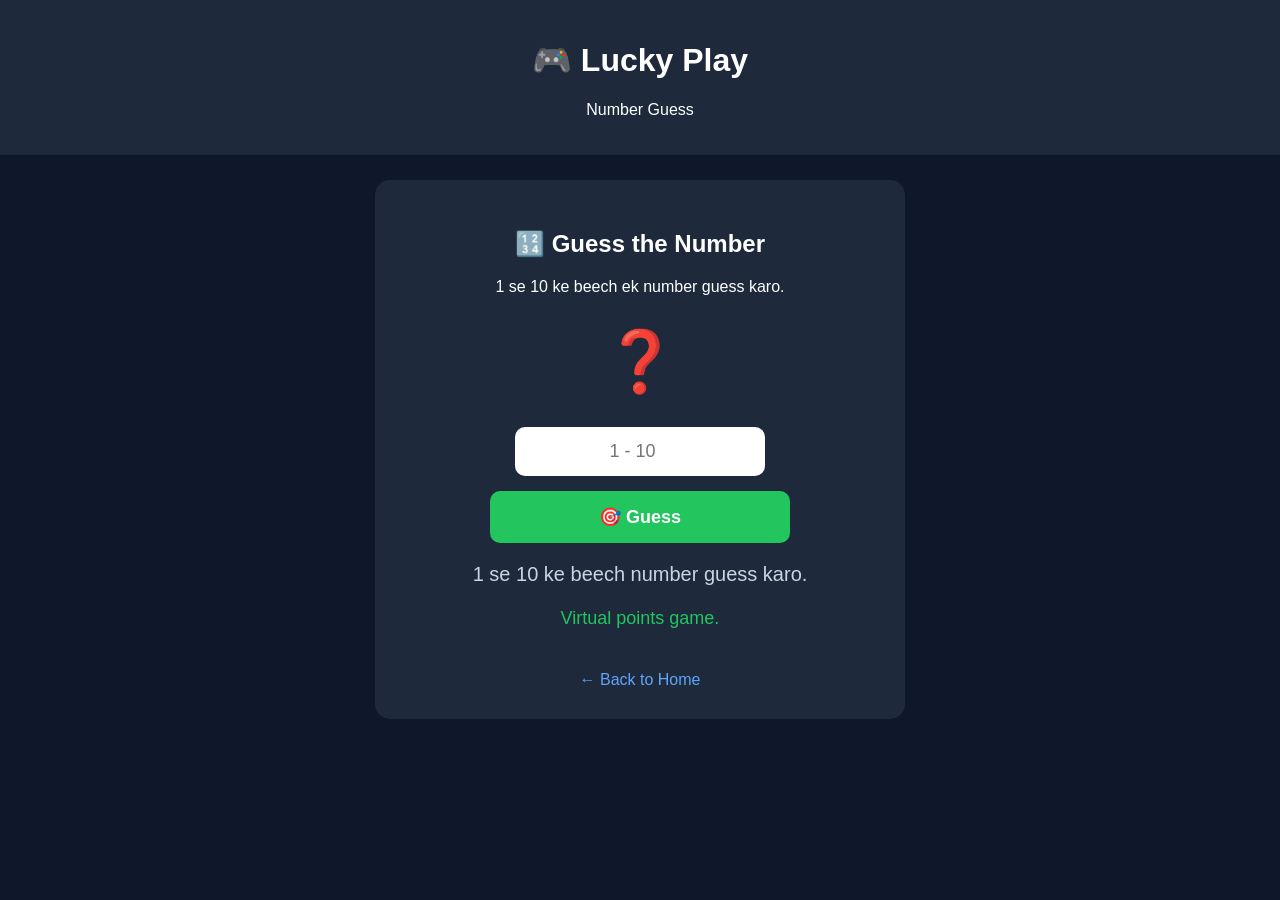
<file: games/number.html>
<!DOCTYPE html>
<html lang="en">

<head>

    <meta charset="UTF-8">

    <meta
        name="viewport"
        content="width=device-width, initial-scale=1.0"
    >

    <title>Number Guess - Lucky Play</title>


    <style>

        body {
            margin: 0;
            font-family: Arial, sans-serif;
            background: #0f172a;
            color: white;
            text-align: center;
        }


        .top {
            background: #1e293b;
            padding: 20px;
        }


        .game {
            margin: 25px auto;
            padding: 30px 15px;
            background: #1e293b;
            border-radius: 15px;
            max-width: 500px;
        }


        #numberBox {
            font-size: 60px;
            font-weight: bold;
            margin: 30px 0;
        }


        input {
            width: 100%;
            max-width: 250px;
            padding: 14px;
            border: none;
            border-radius: 10px;
            font-size: 18px;
            text-align: center;
            box-sizing: border-box;
            margin-bottom: 15px;
        }


        button {
            width: 100%;
            max-width: 300px;
            padding: 15px;
            border: none;
            border-radius: 10px;
            background: #22c55e;
            color: white;
            font-size: 18px;
            font-weight: bold;
            cursor: pointer;
        }


        button:disabled {
            background: #475569;
        }


        #result {
            font-size: 20px;
            color: #cbd5e1;
            margin: 20px 0;
            min-height: 25px;
        }


        #points {
            color: #22c55e;
            font-size: 18px;
            min-height: 25px;
        }


        a {
            display: inline-block;
            margin-top: 20px;
            color: #60a5fa;
            text-decoration: none;
        }

    </style>

</head>


<body>


<div class="top">

    <h1>🎮 Lucky Play</h1>

    <p>
        Number Guess
    </p>

</div>



<div class="game">

    <h2>🔢 Guess the Number</h2>


    <p>
        1 se 10 ke beech ek number guess karo.
    </p>


    <div id="numberBox">
        ❓
    </div>


    <input
        type="number"
        id="guessInput"
        min="1"
        max="10"
        placeholder="1 - 10"
    >


    <button
        id="guessButton"
        onclick="checkGuess()"
    >

        🎯 Guess

    </button>


    <div id="result">
        Apna guess enter karo.
    </div>


    <div id="points">
        Virtual points game.
    </div>


    <button
        id="newGameButton"
        onclick="newGame()"
        style="display: none;"
    >

        🔄 New Game

    </button>


    <br>


    <a href="../index.html">

        ← Back to Home

    </a>

</div>



<script>

    let luckyNumber;

    let gameOver = false;


    function addPoints(points) {

        let balance =
            Number(
                localStorage.getItem(
                    "luckyPlayBalance"
                )
            ) || 1000;


        balance += points;


        localStorage.setItem(
            "luckyPlayBalance",
            balance
        );

    }


    function newGame() {

        luckyNumber =
            Math.floor(
                Math.random() * 10
            ) + 1;


        gameOver = false;


        document.getElementById(
            "numberBox"
        ).textContent =
            "❓";


        document.getElementById(
            "result"
        ).textContent =
            "1 se 10 ke beech number guess karo.";


        document.getElementById(
            "points"
        ).textContent =
            "Virtual points game.";


        document.getElementById(
            "guessInput"
        ).value =
            "";


        document.getElementById(
            "guessInput"
        ).disabled =
            false;


        document.getElementById(
            "guessButton"
        ).disabled =
            false;


        document.getElementById(
            "newGameButton"
        ).style.display =
            "none";

    }


    function checkGuess() {

        if (gameOver) {
            return;
        }


        const input =
            document.getElementById(
                "guessInput"
            );


        const guess =
            Number(input.value);


        if (
            !guess ||
            guess < 1 ||
            guess > 10
        ) {

            document.getElementById(
                "result"
            ).textContent =
                "⚠️ 1 se 10 ke beech number enter karo.";

            return;

        }


        document.getElementById(
            "numberBox"
        ).textContent =
            luckyNumber;


        let points = 0;


        if (
            guess === luckyNumber
        ) {

            points = 50;


            document.getElementById(
                "result"
            ).textContent =
                "🎉 Sahi guess! Lucky number match ho gaya.";

        }
        else {

            points = 10;


            document.getElementById(
                "result"
            ).textContent =
                "🙂 Is baar match nahi hua. Lucky number " +
                luckyNumber +
                " tha.";

        }


        addPoints(points);


        document.getElementById(
            "points"
        ).textContent =
            "+" +
            points +
            " virtual points added!";


        gameOver = true;


        input.disabled = true;


        document.getElementById(
            "guessButton"
        ).disabled =
            true;


        document.getElementById(
            "newGameButton"
        ).style.display =
            "block";

    }


    newGame();

</script>


</body>

</html>
</file>
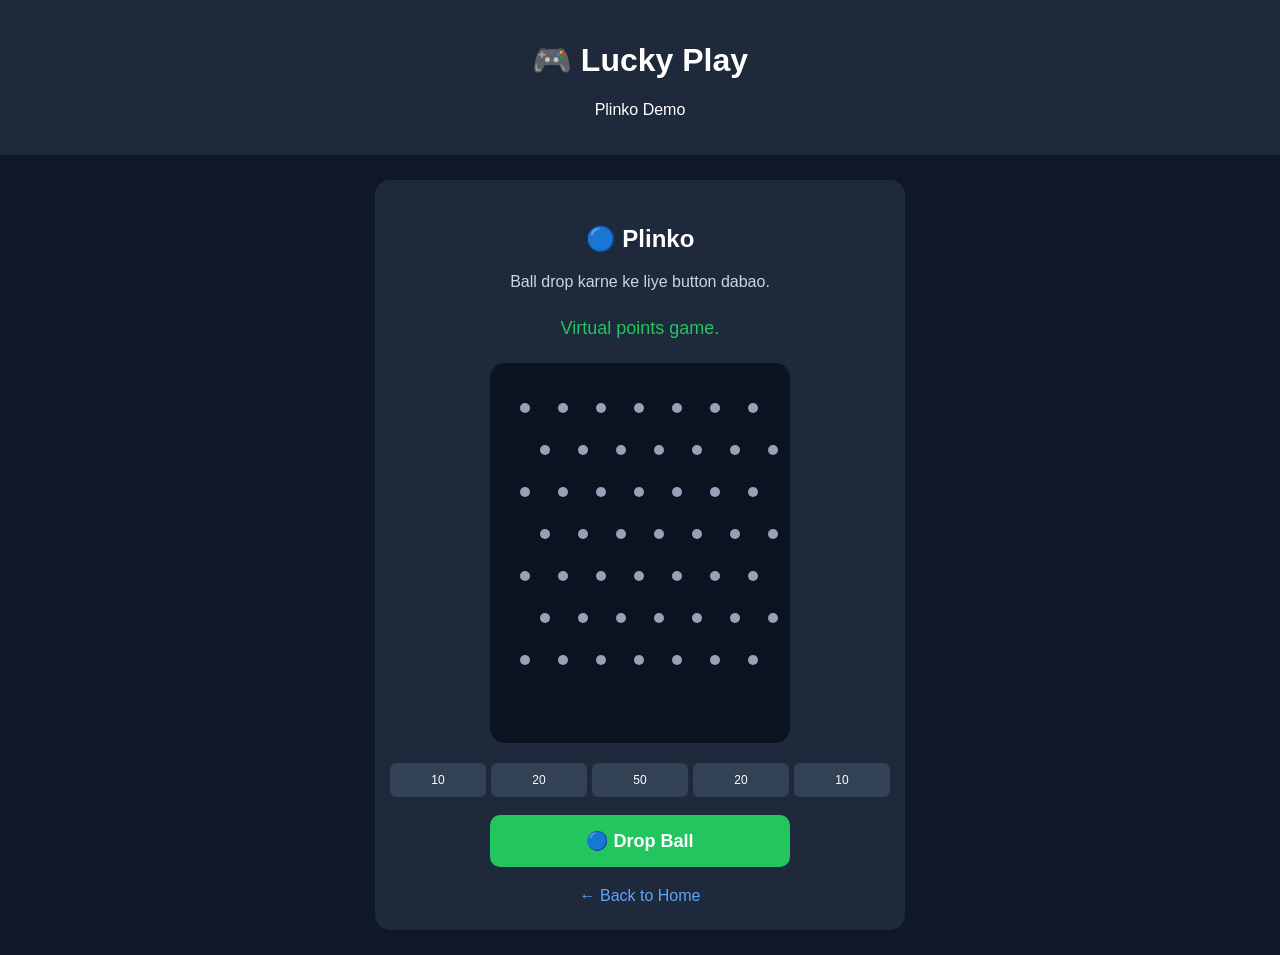
<file: games/plinko.html>
<!DOCTYPE html>
<html lang="en">

<head>

    <meta charset="UTF-8">

    <meta
        name="viewport"
        content="width=device-width, initial-scale=1.0"
    >

    <title>Plinko - Lucky Play</title>


    <style>

        body {
            margin: 0;
            font-family: Arial, sans-serif;
            background: #0f172a;
            color: white;
            text-align: center;
        }


        .top {
            background: #1e293b;
            padding: 20px;
        }


        .game {
            margin: 25px auto;
            padding: 25px 15px;
            background: #1e293b;
            border-radius: 15px;
            max-width: 500px;
        }


        #board {
            position: relative;
            width: 300px;
            height: 380px;
            margin: 20px auto;
            background: #0b1220;
            border-radius: 15px;
            overflow: hidden;
        }


        .peg {
            position: absolute;
            width: 10px;
            height: 10px;
            background: #94a3b8;
            border-radius: 50%;
            transform: translate(-50%, -50%);
        }


        #ball {
            position: absolute;
            width: 20px;
            height: 20px;
            background: #facc15;
            border-radius: 50%;
            left: 140px;
            top: 10px;
            display: none;
            z-index: 5;
        }


        .slots {
            display: grid;
            grid-template-columns: repeat(5, 1fr);
            gap: 5px;
            margin-top: 10px;
        }


        .slot {
            padding: 10px 2px;
            background: #334155;
            border-radius: 6px;
            font-size: 12px;
        }


        #result {
            margin: 20px 0;
            color: #cbd5e1;
            min-height: 25px;
        }


        #points {
            color: #22c55e;
            font-size: 18px;
            min-height: 25px;
        }


        button {
            width: 100%;
            max-width: 300px;
            padding: 15px;
            border: none;
            border-radius: 10px;
            background: #22c55e;
            color: white;
            font-size: 18px;
            font-weight: bold;
            cursor: pointer;
        }


        button:disabled {
            background: #475569;
        }


        a {
            display: inline-block;
            margin-top: 20px;
            color: #60a5fa;
            text-decoration: none;
        }

    </style>

</head>


<body>


<div class="top">

    <h1>🎮 Lucky Play</h1>

    <p>
        Plinko Demo
    </p>

</div>



<div class="game">

    <h2>🔵 Plinko</h2>


    <p id="result">
        Ball drop karne ke liye button dabao.
    </p>


    <div id="points">
        Virtual points game.
    </div>


    <div id="board">

        <div id="ball"></div>

    </div>


    <div class="slots">

        <div class="slot">10</div>

        <div class="slot">20</div>

        <div class="slot">50</div>

        <div class="slot">20</div>

        <div class="slot">10</div>

    </div>


    <br>


    <button
        id="dropButton"
        onclick="dropBall()"
    >

        🔵 Drop Ball

    </button>


    <br>


    <a href="../index.html">

        ← Back to Home

    </a>

</div>



<script>

    const board =
        document.getElementById("board");


    const ball =
        document.getElementById("ball");


    const result =
        document.getElementById("result");


    const pointsDisplay =
        document.getElementById("points");


    const dropButton =
        document.getElementById("dropButton");


    function addPoints(points) {

        let balance =
            Number(
                localStorage.getItem(
                    "luckyPlayBalance"
                )
            ) || 1000;


        balance += points;


        localStorage.setItem(
            "luckyPlayBalance",
            balance
        );

    }


    function createPegs() {

        const rows = 7;

        const cols = 7;


        for (
            let row = 0;
            row < rows;
            row++
        ) {

            for (
                let col = 0;
                col < cols;
                col++
            ) {

                const peg =
                    document.createElement(
                        "div"
                    );


                peg.className = "peg";


                const offset =
                    row % 2 === 0
                    ? 0
                    : 20;


                peg.style.left =
                    (
                        35 +
                        col * 38 +
                        offset
                    ) + "px";


                peg.style.top =
                    (
                        45 +
                        row * 42
                    ) + "px";


                board.appendChild(peg);

            }

        }

    }


    function dropBall() {

        dropButton.disabled = true;


        pointsDisplay.textContent =
            "Ball drop ho raha hai...";


        ball.style.display = "block";


        ball.style.left = "140px";

        ball.style.top = "5px";


        let step = 0;


        const timer =
            setInterval(function() {

                step++;


                let currentLeft =
                    parseFloat(
                        ball.style.left
                    );


                let currentTop =
                    parseFloat(
                        ball.style.top
                    );


                currentTop += 15;


                const direction =
                    Math.random() > 0.5
                    ? 8
                    : -8;


                currentLeft += direction;


                if (
                    currentLeft < 10
                ) {

                    currentLeft = 10;

                }


                if (
                    currentLeft > 270
                ) {

                    currentLeft = 270;

                }


                ball.style.left =
                    currentLeft + "px";


                ball.style.top =
                    currentTop + "px";


                if (step >= 23) {

                    clearInterval(timer);


                    const points =
                        Math.floor(
                            Math.random() * 41
                        ) + 10;


                    addPoints(points);


                    result.textContent =
                        "🎉 Ball complete!";


                    pointsDisplay.textContent =
                        "+" +
                        points +
                        " virtual points added!";


                    dropButton.disabled =
                        false;

                }

            }, 100);

    }


    createPegs();

</script>


</body>

</html>
</file>
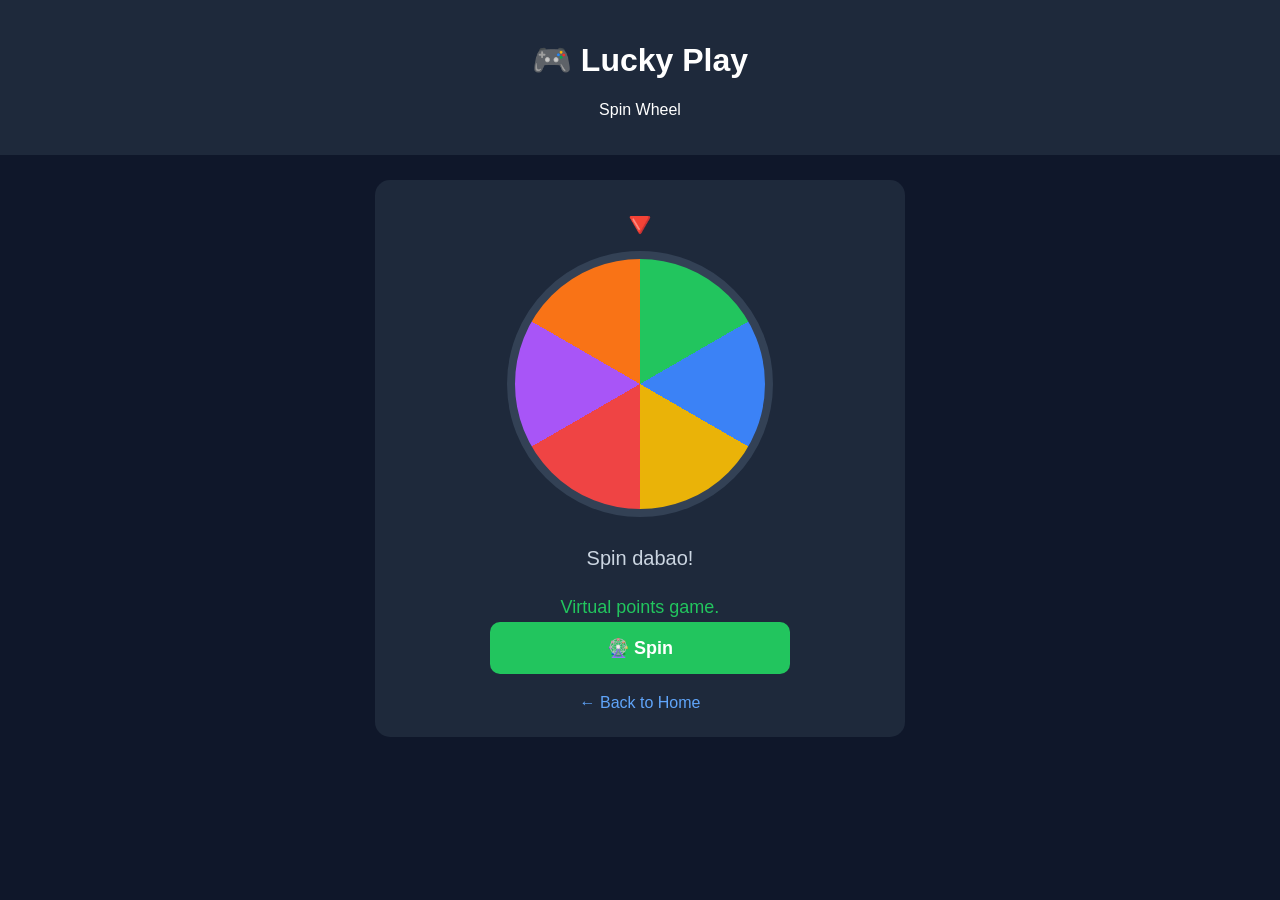
<file: games/spin.html>
<!DOCTYPE html>

<html lang="en">

<head>

    <meta charset="UTF-8">

    <meta
        name="viewport"
        content="width=device-width, initial-scale=1.0"
    >

    <title>Spin Wheel - Lucky Play</title>


    <style>

        body {
            margin: 0;
            font-family: Arial, sans-serif;
            background: #0f172a;
            color: white;
            text-align: center;
        }


        .top {
            background: #1e293b;
            padding: 20px;
        }


        .game {
            margin: 25px auto;
            padding: 25px 15px;
            background: #1e293b;
            border-radius: 15px;
            max-width: 500px;
        }


        #wheel {
            width: 250px;
            height: 250px;
            border-radius: 50%;
            margin: 30px auto;

            background: conic-gradient(
                #22c55e 0deg 60deg,
                #3b82f6 60deg 120deg,
                #eab308 120deg 180deg,
                #ef4444 180deg 240deg,
                #a855f7 240deg 300deg,
                #f97316 300deg 360deg
            );

            border: 8px solid #334155;

            transition: transform 3s ease-out;

            position: relative;
        }


        #pointer {
            font-size: 35px;
            margin-bottom: -25px;
            position: relative;
            z-index: 2;
        }


        #result {
            font-size: 20px;
            margin: 20px 0;
            color: #cbd5e1;
            min-height: 30px;
        }


        #points {
            color: #22c55e;
            font-size: 18px;
            min-height: 25px;
        }


        button {
            width: 100%;
            max-width: 300px;
            padding: 15px;
            border: none;
            border-radius: 10px;
            background: #22c55e;
            color: white;
            font-size: 18px;
            font-weight: bold;
            cursor: pointer;
        }


        button:disabled {
            background: #475569;
        }


        a {
            display: inline-block;
            margin-top: 20px;
            color: #60a5fa;
            text-decoration: none;
        }

    </style>

</head>


<body>


<div class="top">

    <h1>🎮 Lucky Play</h1>

    <p>
        Spin Wheel
    </p>

</div>



<div class="game">

    <div id="pointer">
        🔻
    </div>


    <div id="wheel"></div>


    <div id="result">
        Spin dabao!
    </div>


    <div id="points">
        Virtual points game.
    </div>


    <button
        id="spinButton"
        onclick="spinWheel()"
    >

        🎡 Spin

    </button>


    <br>


    <a href="../index.html">

        ← Back to Home

    </a>

</div>



<script>

    let rotation = 0;

    let spinning = false;


    function addPoints(points) {

        let balance =
            Number(
                localStorage.getItem(
                    "luckyPlayBalance"
                )
            ) || 1000;


        balance += points;


        localStorage.setItem(
            "luckyPlayBalance",
            balance
        );

    }


    function spinWheel() {

        if (spinning) {
            return;
        }


        spinning = true;


        document.getElementById(
            "spinButton"
        ).disabled = true;


        document.getElementById(
            "result"
        ).textContent =
            "🎡 Wheel ghoom raha hai...";


        document.getElementById(
            "points"
        ).textContent =
            "Please wait...";


        const extraRotation =
            1440 +
            Math.floor(
                Math.random() * 720
            );


        rotation += extraRotation;


        document.getElementById(
            "wheel"
        ).style.transform =
            "rotate(" +
            rotation +
            "deg)";


        setTimeout(function() {

            const points =
                Math.floor(
                    Math.random() * 91
                ) + 10;


            addPoints(points);


            document.getElementById(
                "result"
            ).textContent =
                "🎉 Spin complete!";


            document.getElementById(
                "points"
            ).textContent =
                "+" +
                points +
                " virtual points added!";


            document.getElementById(
                "spinButton"
            ).disabled = false;


            spinning = false;

        }, 3000);

    }

</script>


</body>

</html>
</file>
<file: style.css>
* {
    box-sizing: border-box;
    margin: 0;
    padding: 0;
}

html {
    scroll-behavior: smooth;
}

body {
    font-family: Arial, Helvetica, sans-serif;
    background: #0b0d14;
    color: #ffffff;
    line-height: 1.5;
}

a {
    text-decoration: none;
    color: inherit;
}

button {
    border: none;
    cursor: pointer;
    font-family: inherit;
}


/* HEADER */

.top-header {
    position: sticky;
    top: 0;
    z-index: 1000;

    display: flex;
    justify-content: space-between;
    align-items: center;

    padding: 16px 5%;

    background: rgba(11, 13, 20, 0.95);
    border-bottom: 1px solid #252938;
    backdrop-filter: blur(10px);
}

.logo {
    font-size: 22px;
    font-weight: 800;
}

.header-actions {
    display: flex;
    gap: 18px;
}

.header-actions a {
    color: #c7cad4;
    font-size: 14px;
}

.header-actions a:hover {
    color: #ffffff;
}


/* HERO */

.hero {
    min-height: 420px;

    display: flex;
    align-items: center;

    padding: 55px 6%;

    background:
        radial-gradient(circle at 80% 20%, rgba(120, 70, 255, 0.30), transparent 35%),
        radial-gradient(circle at 20% 80%, rgba(0, 180, 255, 0.18), transparent 35%),
        #10131e;
}

.hero-content {
    max-width: 650px;
}

.small-title {
    color: #9d8cff;
    font-size: 12px;
    font-weight: 800;
    letter-spacing: 1.5px;
    margin-bottom: 10px;
}

.hero h1 {
    font-size: clamp(42px, 10vw, 72px);
    line-height: 1.05;
    margin-bottom: 20px;
}

.hero p:not(.small-title) {
    color: #b8bcc8;
    max-width: 520px;
    margin-bottom: 28px;
    font-size: 16px;
}

.main-button,
.game-card button,
.bonus button {
    background: linear-gradient(135deg, #7c5cff, #a855f7);
    color: white;
    padding: 13px 22px;
    border-radius: 12px;
    font-weight: 700;
    box-shadow: 0 8px 25px rgba(124, 92, 255, 0.25);
}

.main-button:hover,
.game-card button:hover,
.bonus button:hover {
    transform: translateY(-2px);
}


/* MAIN */

main {
    width: 100%;
}

.wallet,
.bonus,
.games,
.features,
.history,
.rules {
    width: 90%;
    max-width: 1200px;
    margin: 28px auto;
}


/* WALLET */

.wallet {
    display: flex;
    justify-content: space-between;
    align-items: center;

    padding: 24px;

    background: linear-gradient(135deg, #181c2b, #111522);

    border: 1px solid #292e40;
    border-radius: 20px;
}

.wallet-title {
    color: #aeb3c1;
    margin-bottom: 5px;
}

.wallet h2 {
    font-size: 35px;
}

.wallet h2 small {
    font-size: 14px;
    color: #999eab;
}

.wallet-note {
    color: #777d8d;
    font-size: 13px;
}

.wallet-icon {
    font-size: 50px;
}


/* BONUS */

.bonus {
    display: flex;
    justify-content: space-between;
    align-items: center;
    gap: 20px;

    padding: 22px;

    background: linear-gradient(135deg, #201a38, #16172a);

    border: 1px solid #393052;
    border-radius: 20px;
}

.bonus h2 {
    margin-bottom: 5px;
}

.bonus p {
    color: #aaaebb;
    font-size: 14px;
}


/* SECTION HEADING */

.section-heading {
    display: flex;
    justify-content: space-between;
    align-items: end;

    margin-bottom: 20px;
}

.section-heading h2 {
    font-size: 28px;
}

.section-heading > span {
    background: #191d2a;
    border: 1px solid #2b3040;
    padding: 7px 12px;
    border-radius: 20px;
    color: #b8bdca;
    font-size: 12px;
}


/* GAMES */

.game-list {
    display: grid;
    grid-template-columns: repeat(4, 1fr);
    gap: 16px;
}

.game-card {
    padding: 20px;

    background: #141722;

    border: 1px solid #292e3d;
    border-radius: 18px;

    transition: 0.25s;
}

.game-card:hover {
    transform: translateY(-4px);
    border-color: #6651c9;
}

.game-icon {
    width: 58px;
    height: 58px;

    display: flex;
    align-items: center;
    justify-content: center;

    margin-bottom: 15px;

    font-size: 29px;

    background: #202438;
    border-radius: 16px;
}

.game-card h3 {
    margin-bottom: 7px;
}

.game-card p {
    min-height: 44px;

    color: #9298a7;
    font-size: 13px;

    margin-bottom: 15px;
}

.game-card button {
    width: 100%;
    padding: 10px;
}


/* FEATURES */

.features {
    padding-top: 25px;
}

.features > h2 {
    margin-bottom: 18px;
}

.feature-list {
    display: grid;
    grid-template-columns: repeat(3, 1fr);
    gap: 16px;
}

.feature-card {
    padding: 22px;

    background: #141722;
    border: 1px solid #292e3d;
    border-radius: 18px;

    font-size: 30px;
}

.feature-card h3 {
    font-size: 18px;
    margin: 8px 0;
}

.feature-card p {
    color: #9298a7;
    font-size: 13px;
}


/* HISTORY */

.history {
    padding: 24px;

    background: #12151f;

    border: 1px solid #282d3b;
    border-radius: 20px;
}

#historyList {
    color: #9ba0ae;
}


/* RULES */

.rules {
    padding: 22px;

    background: #11141d;

    border: 1px solid #252a37;
    border-radius: 18px;
}

.rules h2 {
    margin-bottom: 8px;
}

.rules p {
    color: #999fad;
    font-size: 13px;
}


/* FOOTER */

footer {
    text-align: center;

    padding: 40px 20px;

    margin-top: 50px;

    background: #080a10;
    border-top: 1px solid #222633;

    color: #777d8b;
}

footer h3 {
    color: white;
    margin-bottom: 8px;
}

footer p {
    font-size: 13px;
    margin: 4px;
}


/* MOBILE */

@media (max-width: 900px) {

    .game-list {
        grid-template-columns: repeat(2, 1fr);
    }

}

@media (max-width: 600px) {

    .top-header {
        padding: 14px 18px;
    }

    .logo {
        font-size: 19px;
    }

    .header-actions {
        gap: 10px;
    }

    .header-actions a {
        font-size: 12px;
    }

    .hero {
        min-height: 390px;
        padding: 45px 20px;
    }

    .hero h1 {
        font-size: 46px;
    }

    .wallet,
    .bonus {
        padding: 18px;
    }

    .wallet-icon {
        font-size: 38px;
    }

    .wallet h2 {
        font-size: 30px;
    }

    .bonus {
        flex-direction: column;
        align-items: flex-start;
    }

    .bonus button {
        width: 100%;
    }

    .games,
    .features,
    .history,
    .rules,
    .wallet,
    .bonus {
        width: 92%;
    }

    .game-list {
        grid-template-columns: repeat(2, 1fr);
        gap: 10px;
    }

    .game-card {
        padding: 14px;
    }

    .game-icon {
        width: 48px;
        height: 48px;
        font-size: 24px;
    }

    .game-card h3 {
        font-size: 15px;
    }

    .game-card p {
        font-size: 12px;
    }

    .game-card button {
        font-size: 12px;
    }

    .feature-list {
        grid-template-columns: 1fr;
    }

}

@media (max-width: 380px) {

    .game-list {
        grid-template-columns: 1fr;
    }

}
</file>
